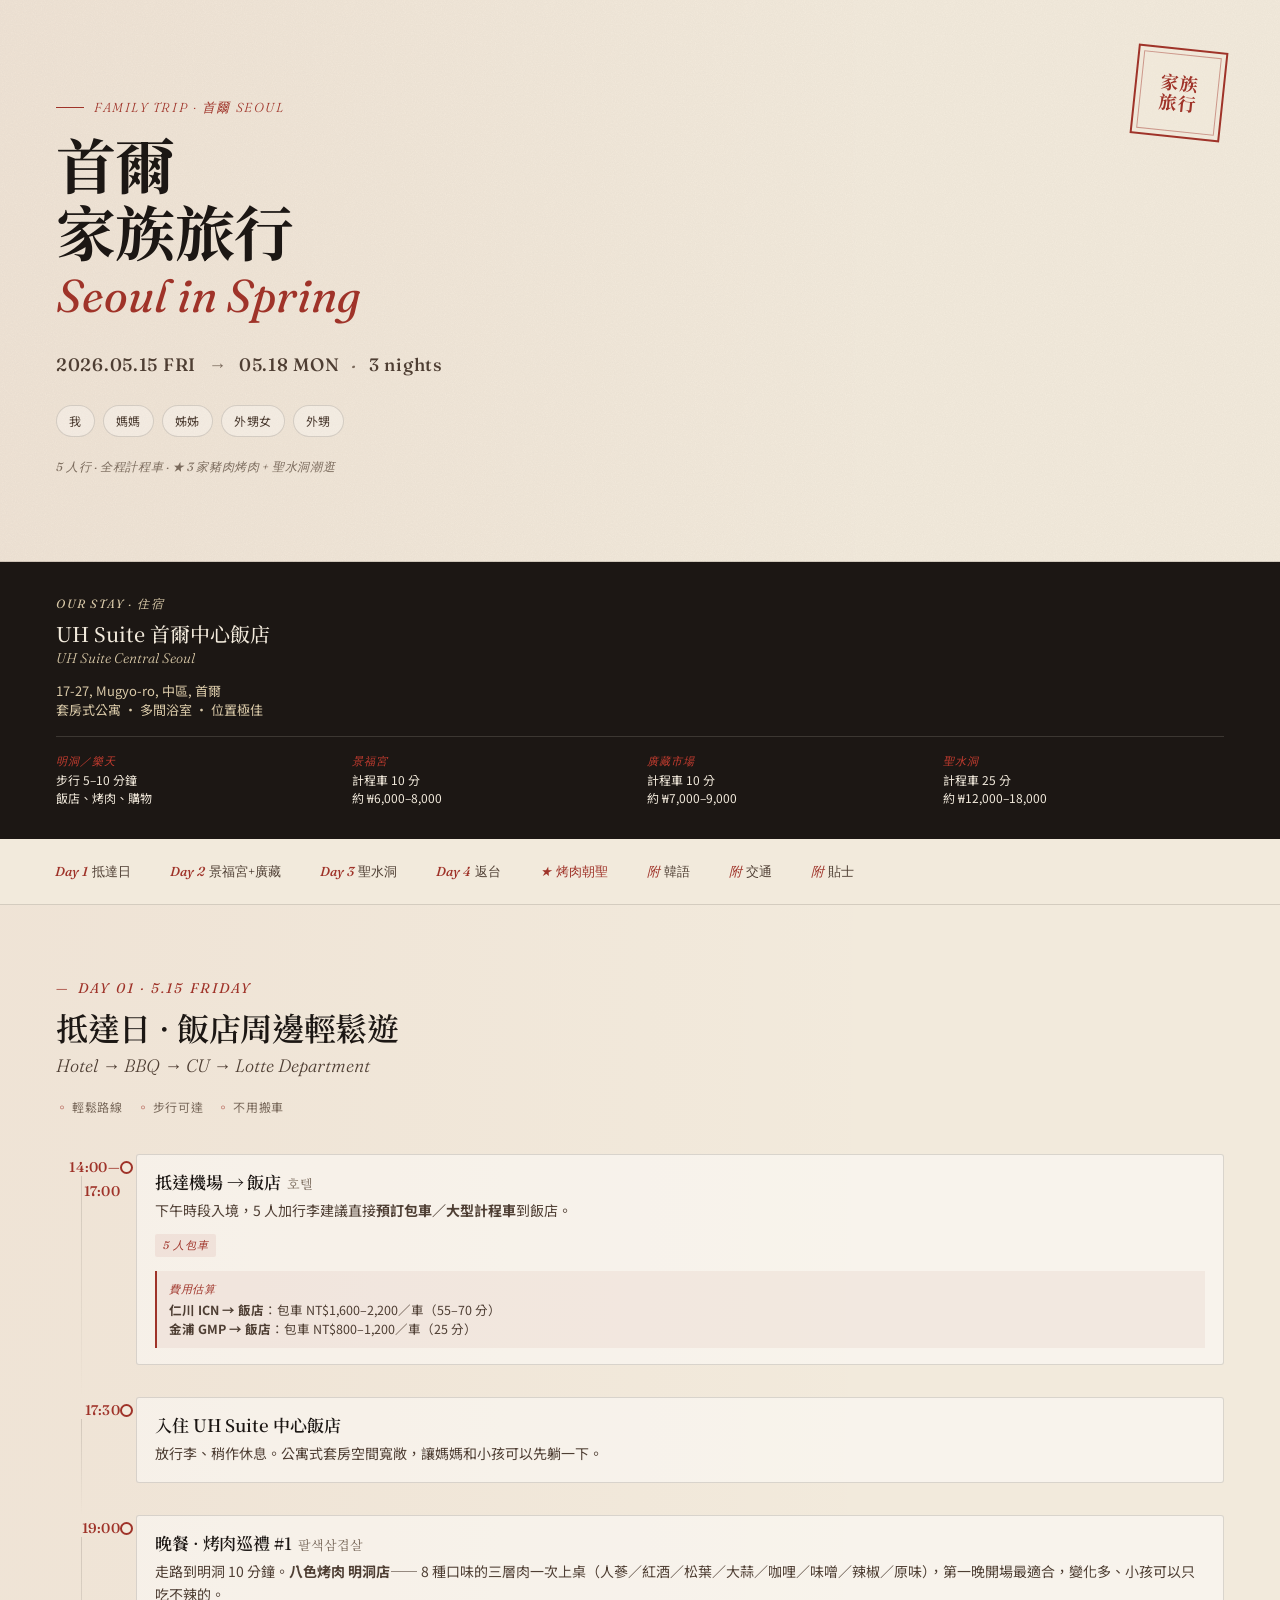
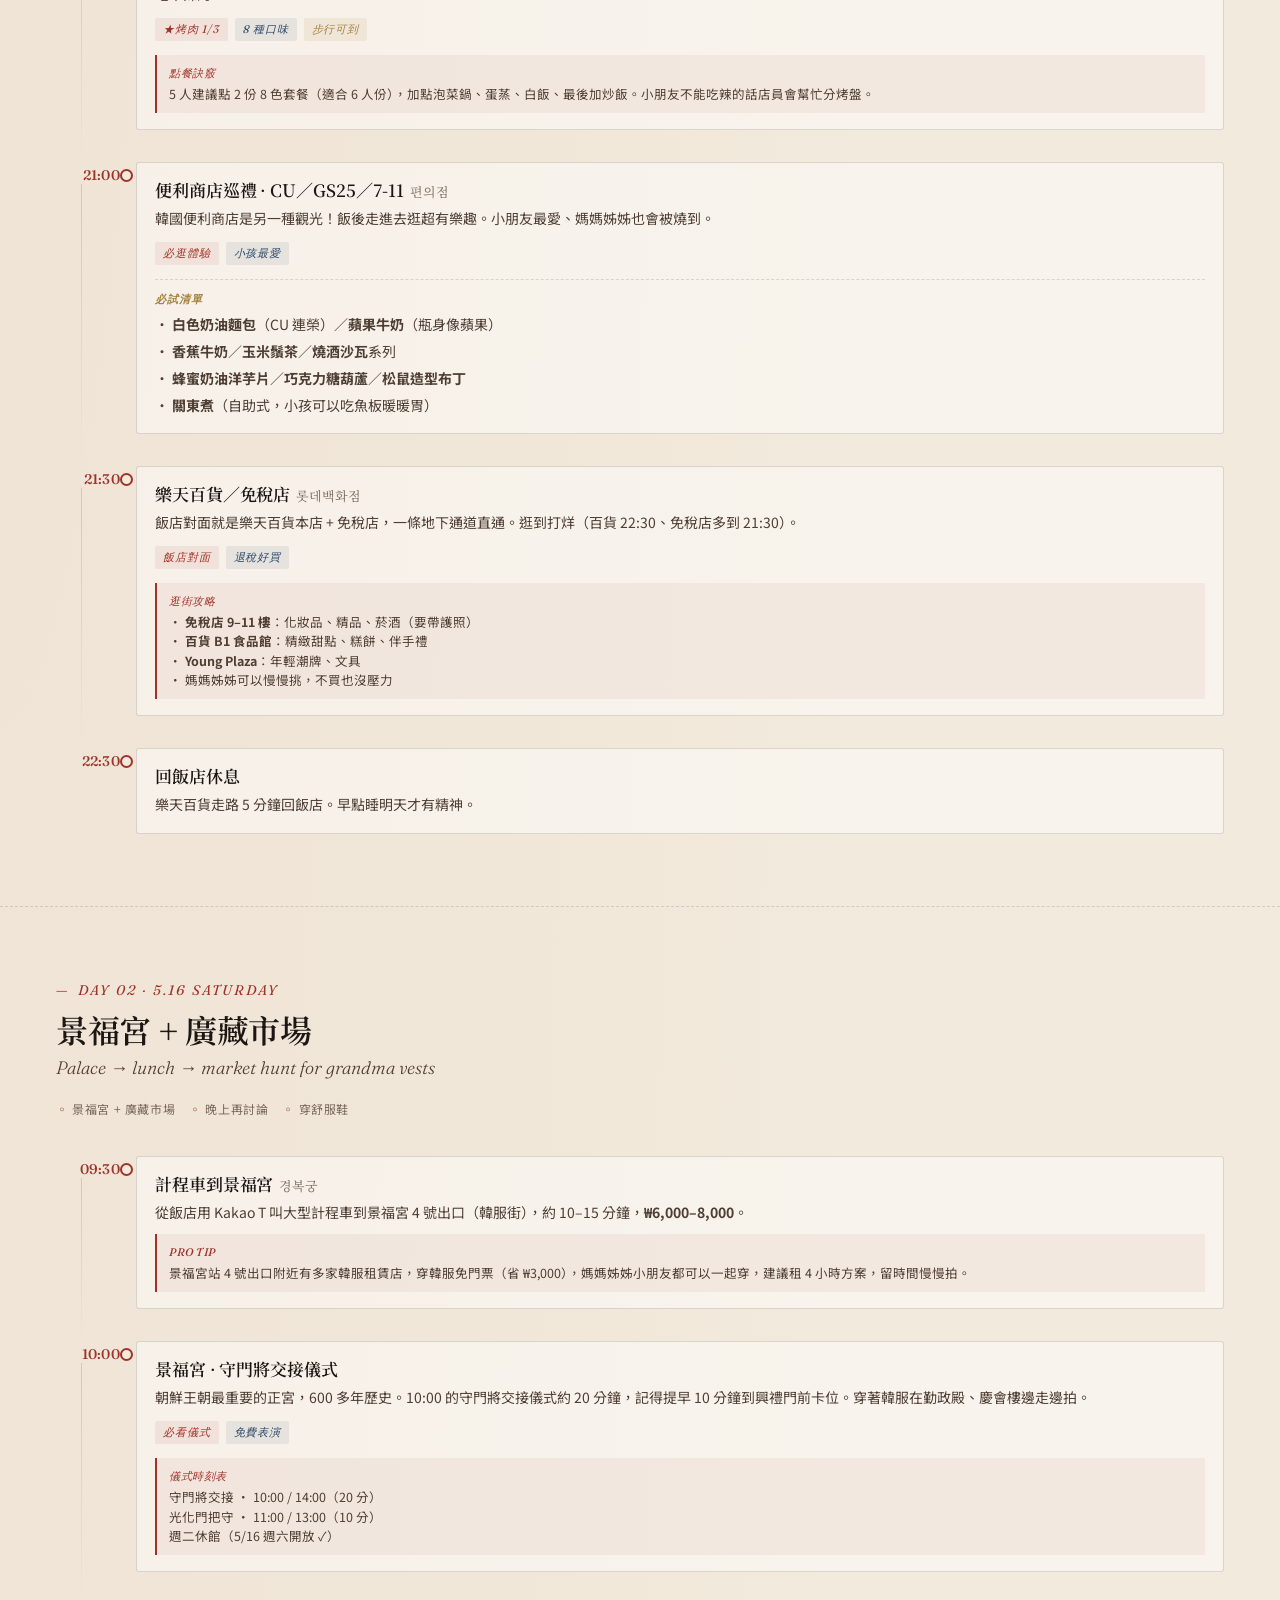
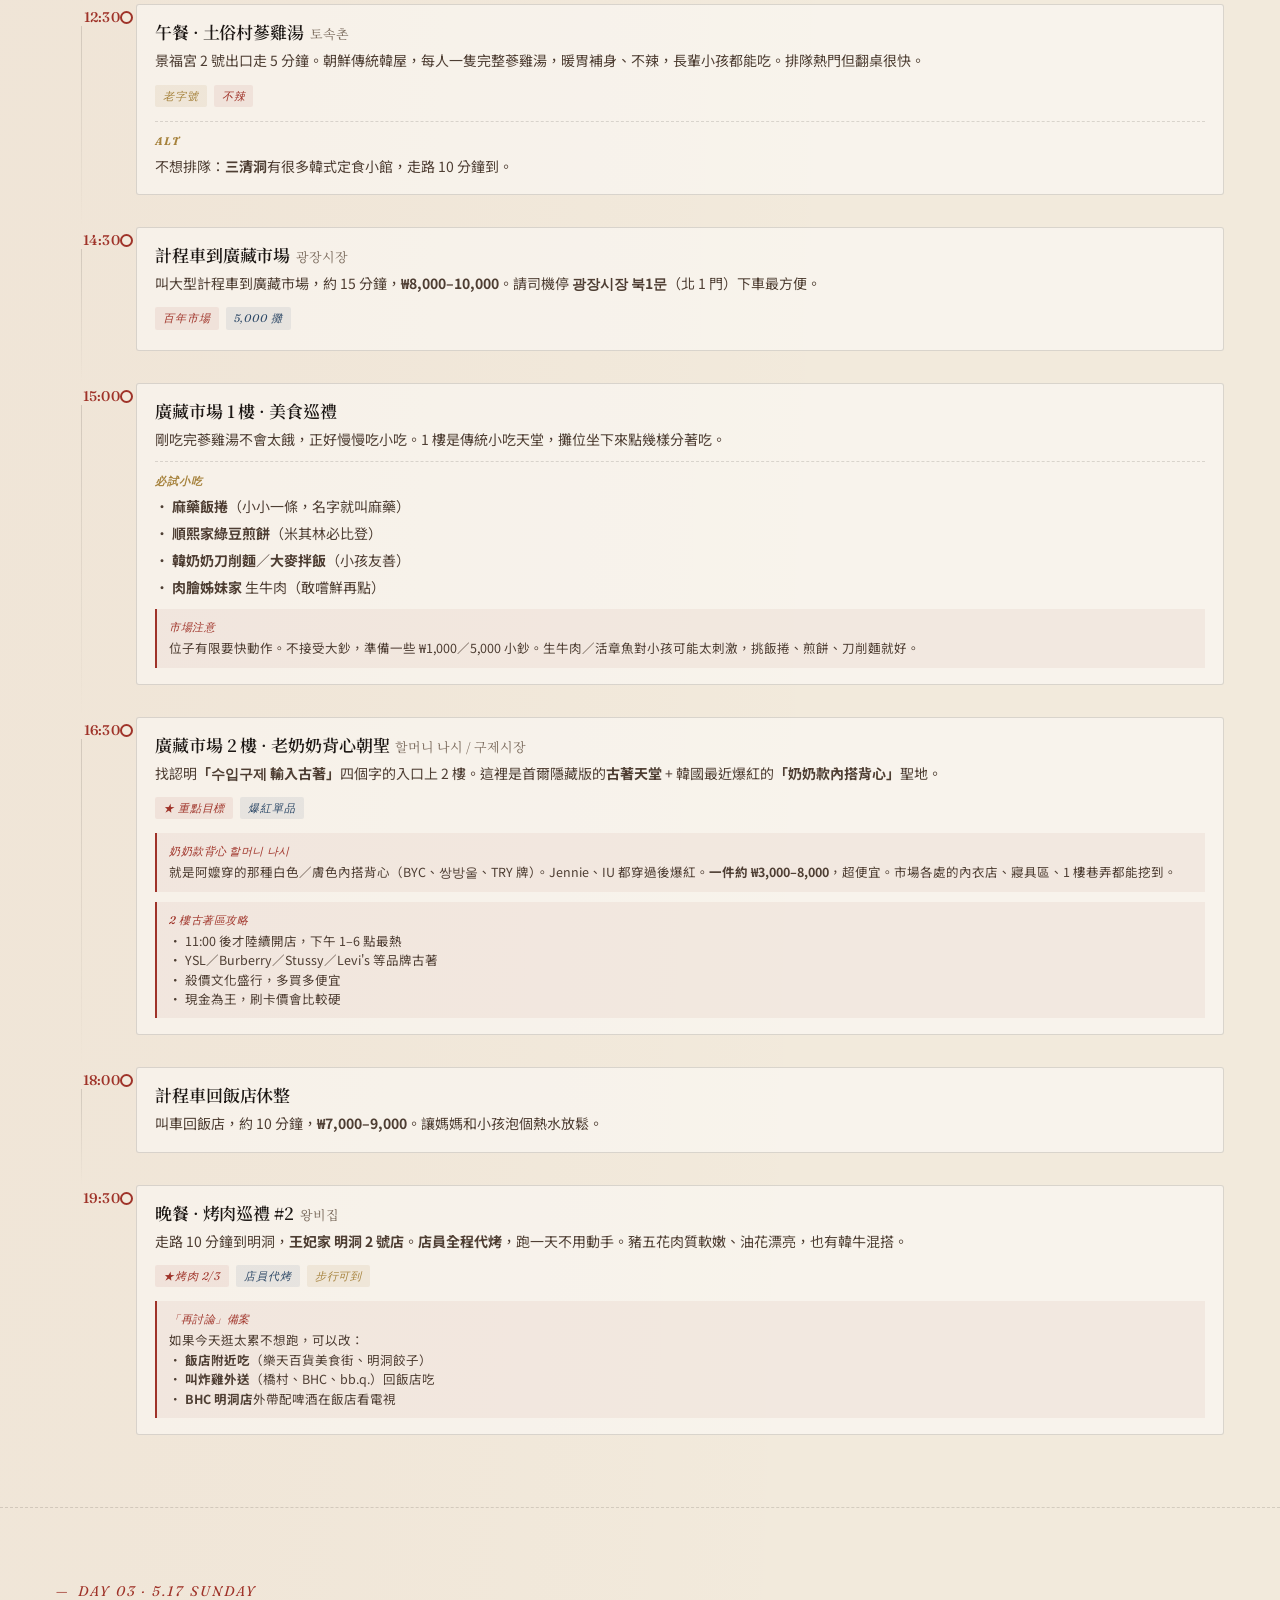
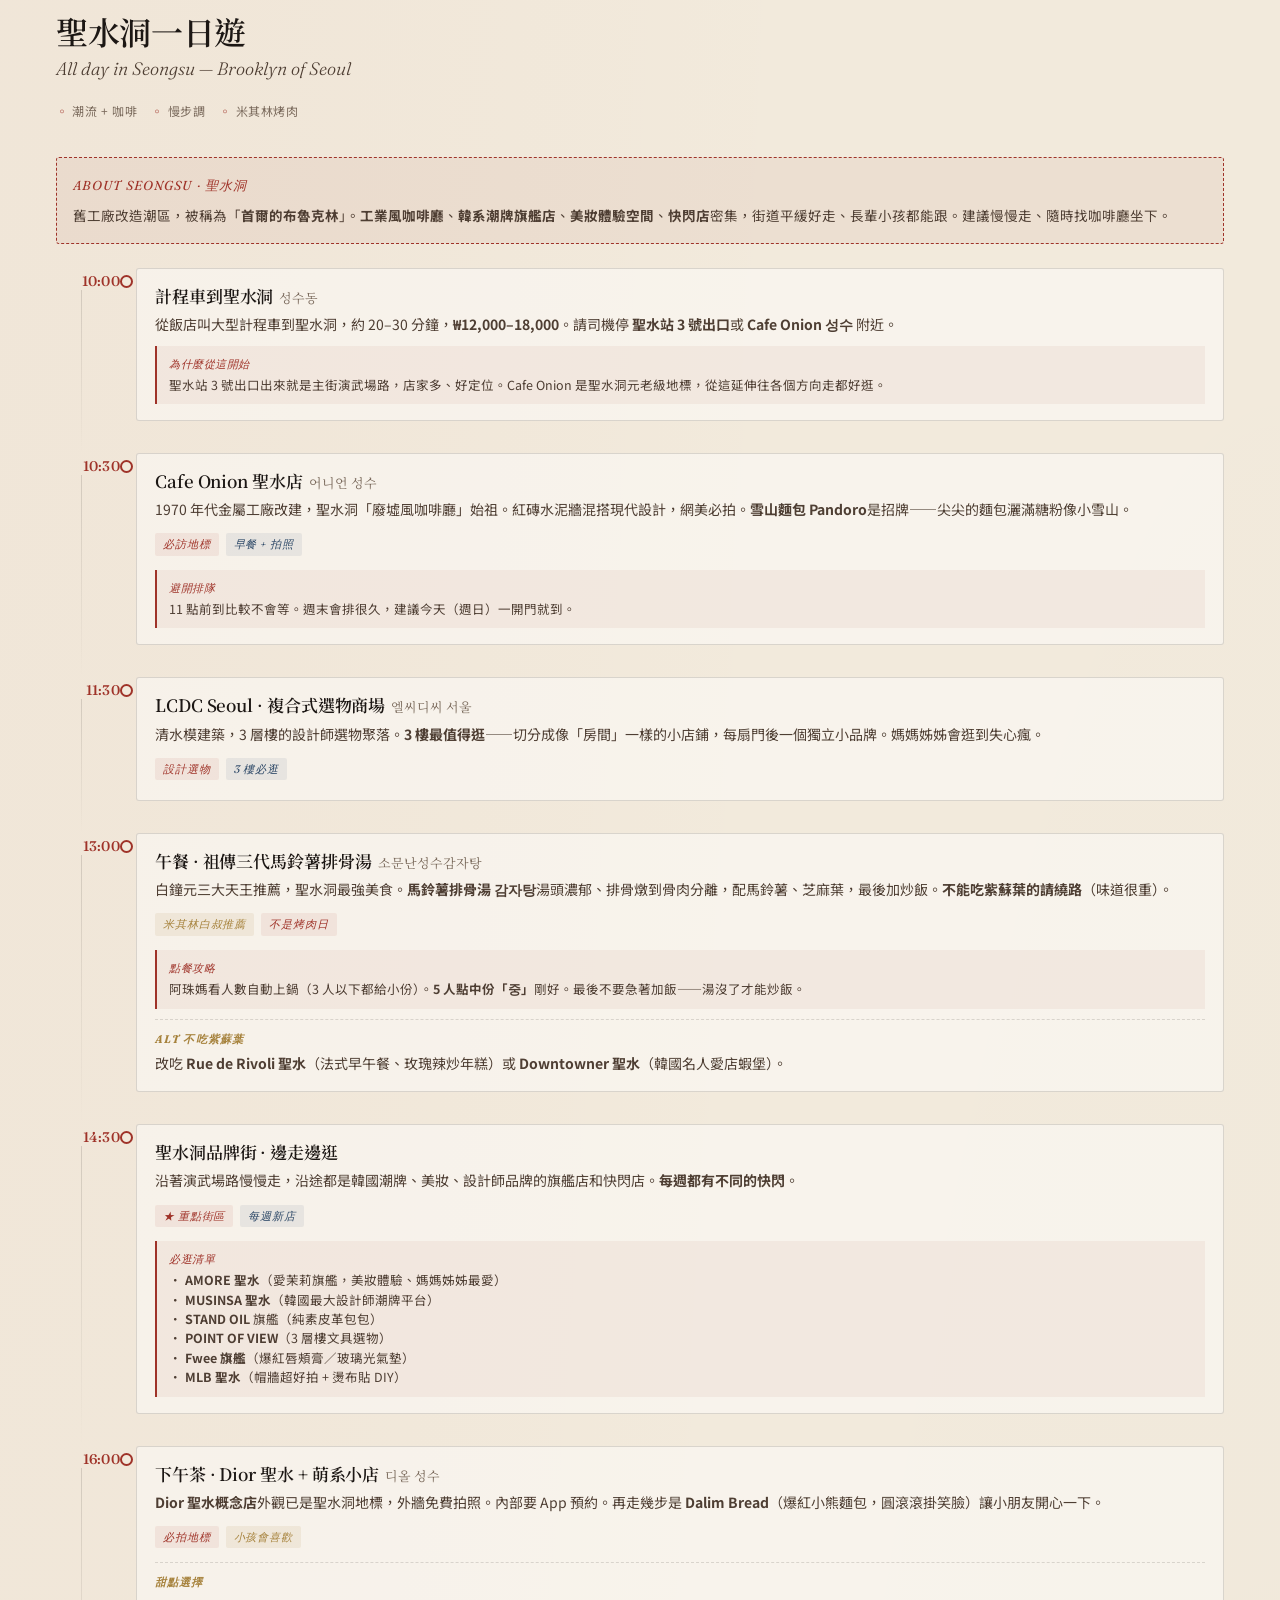
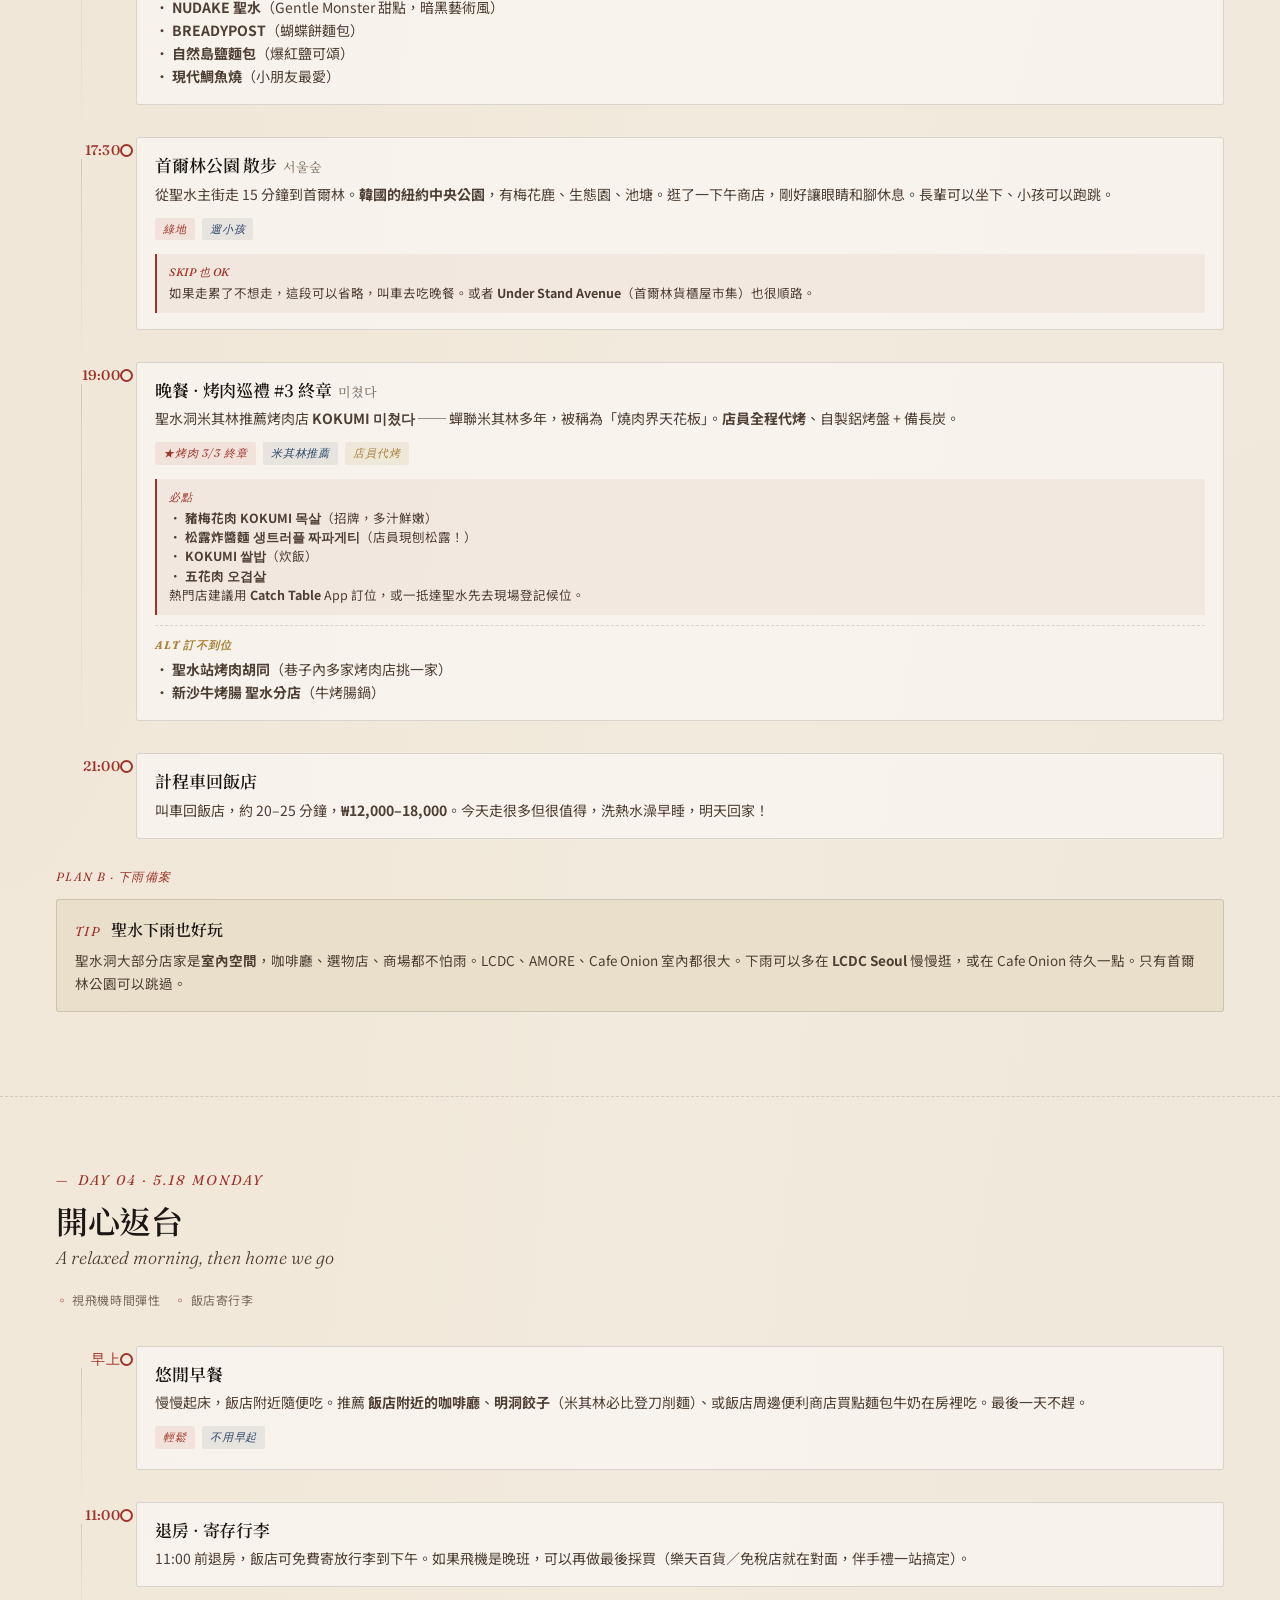
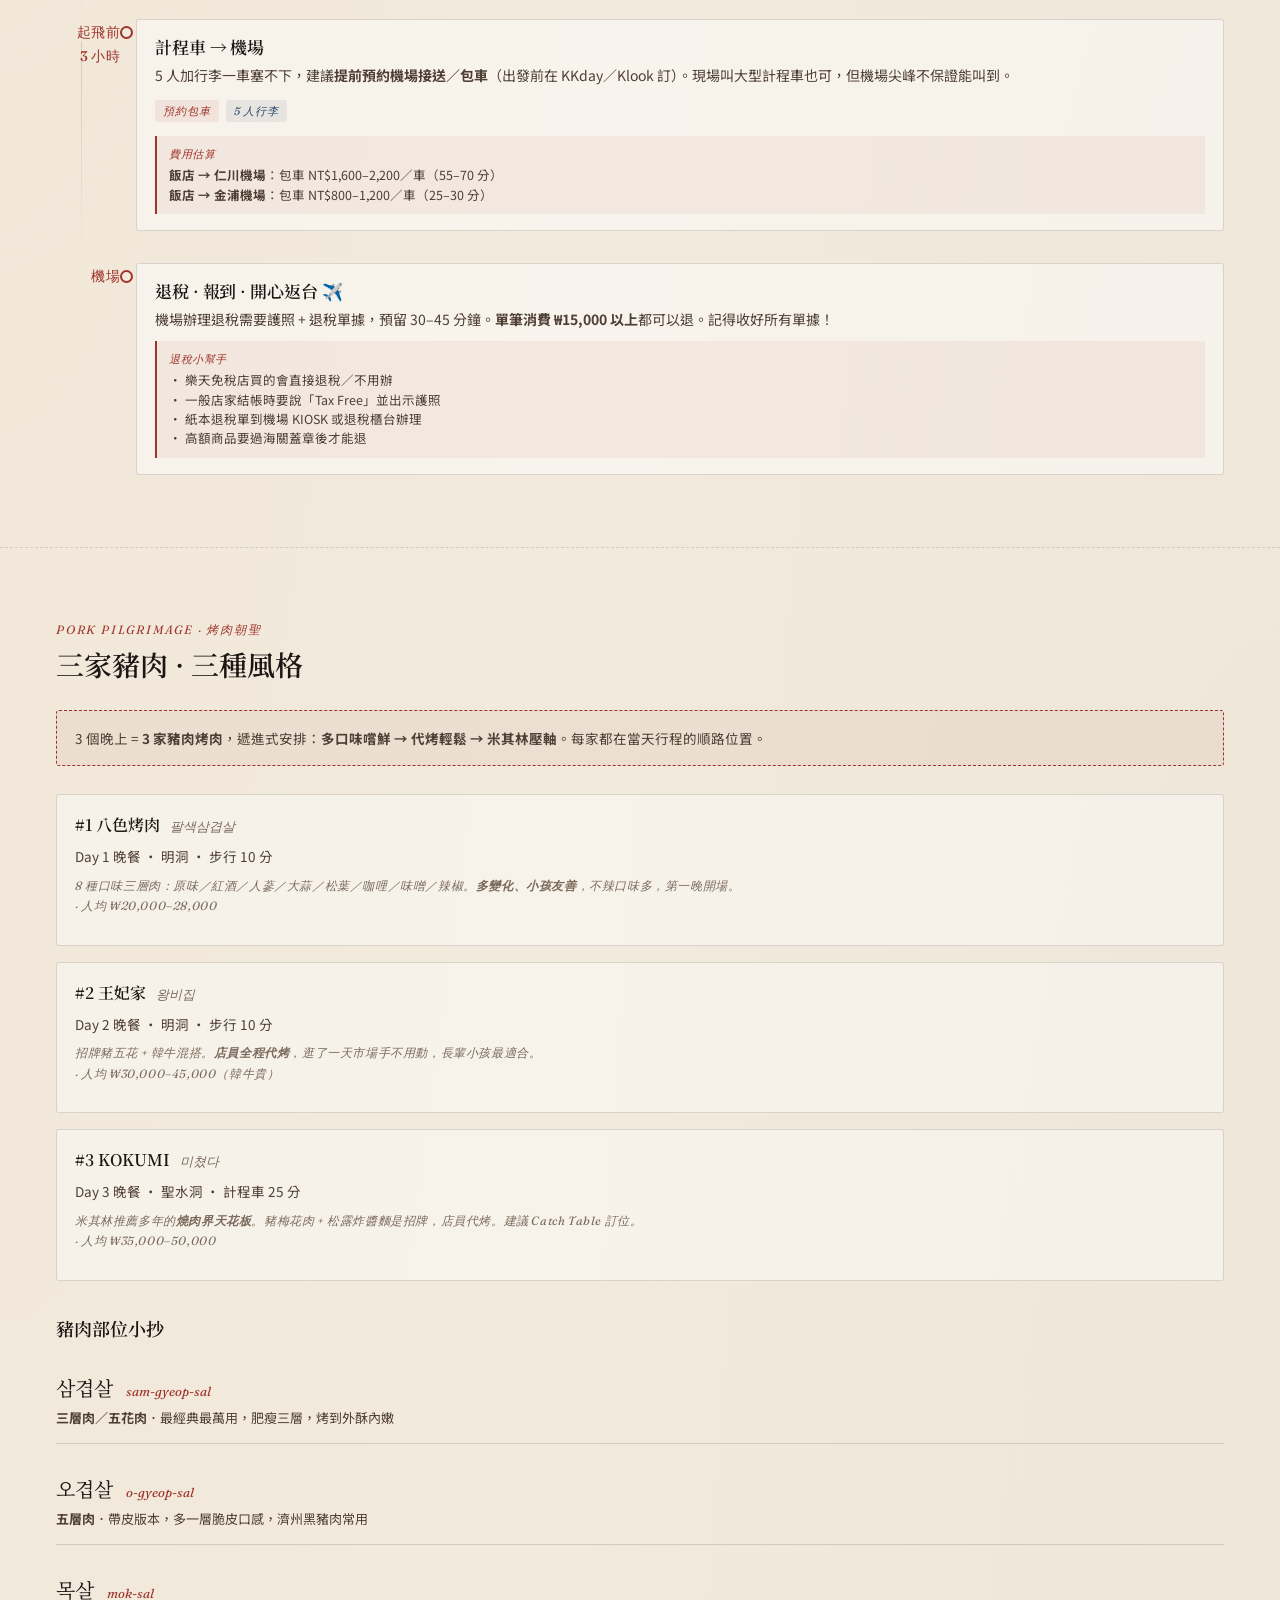
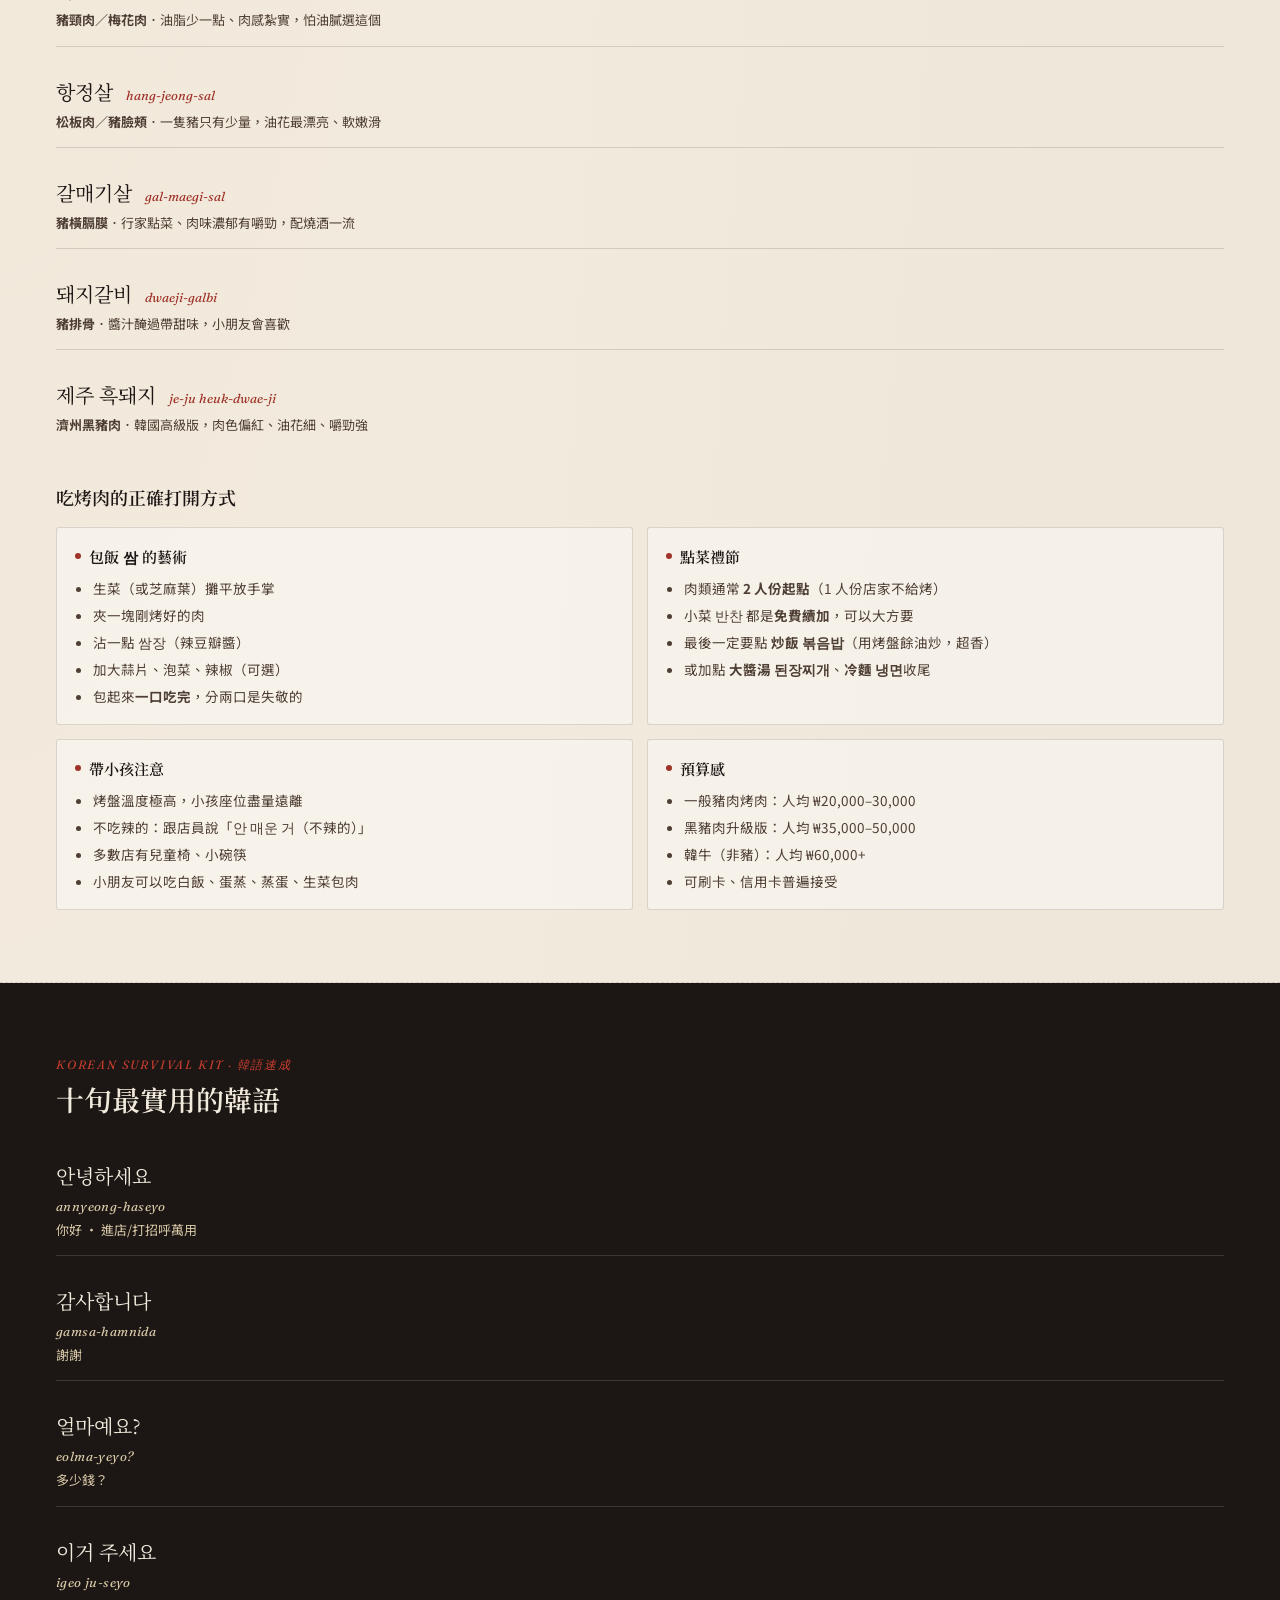
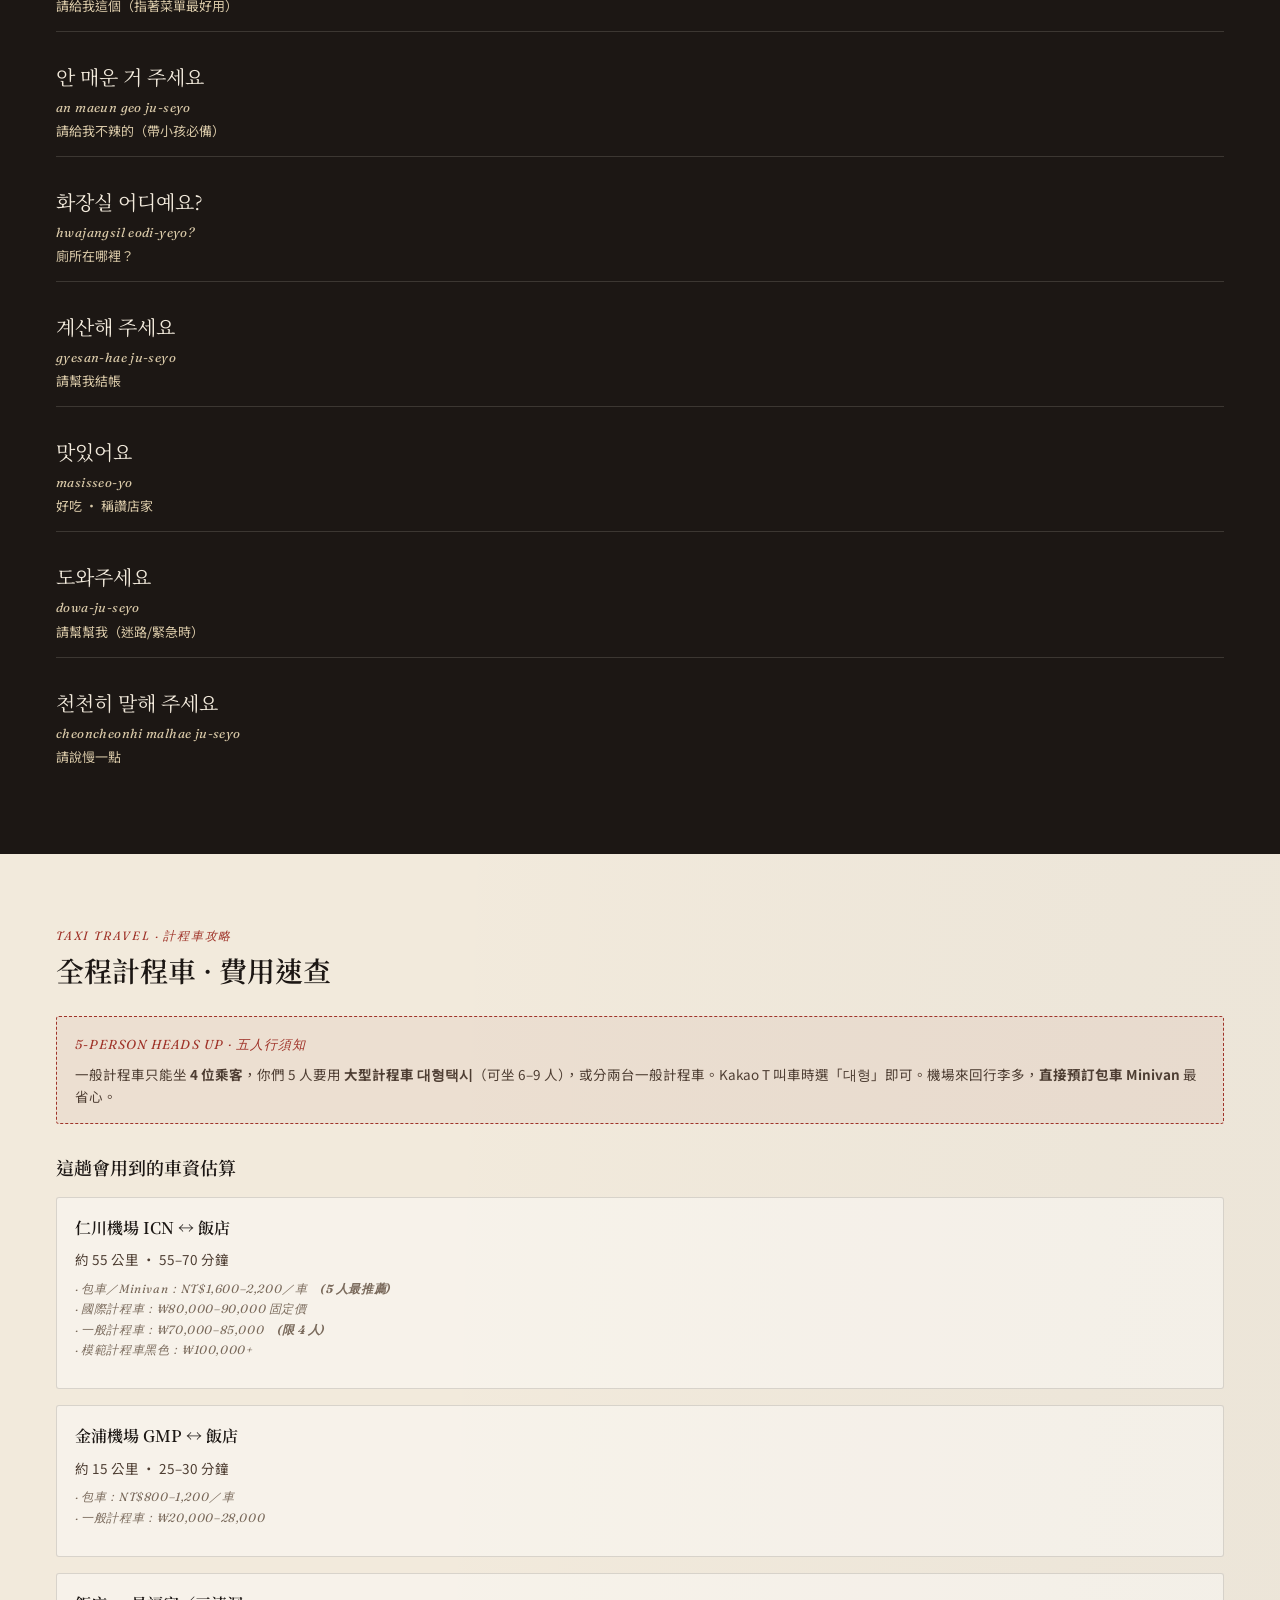
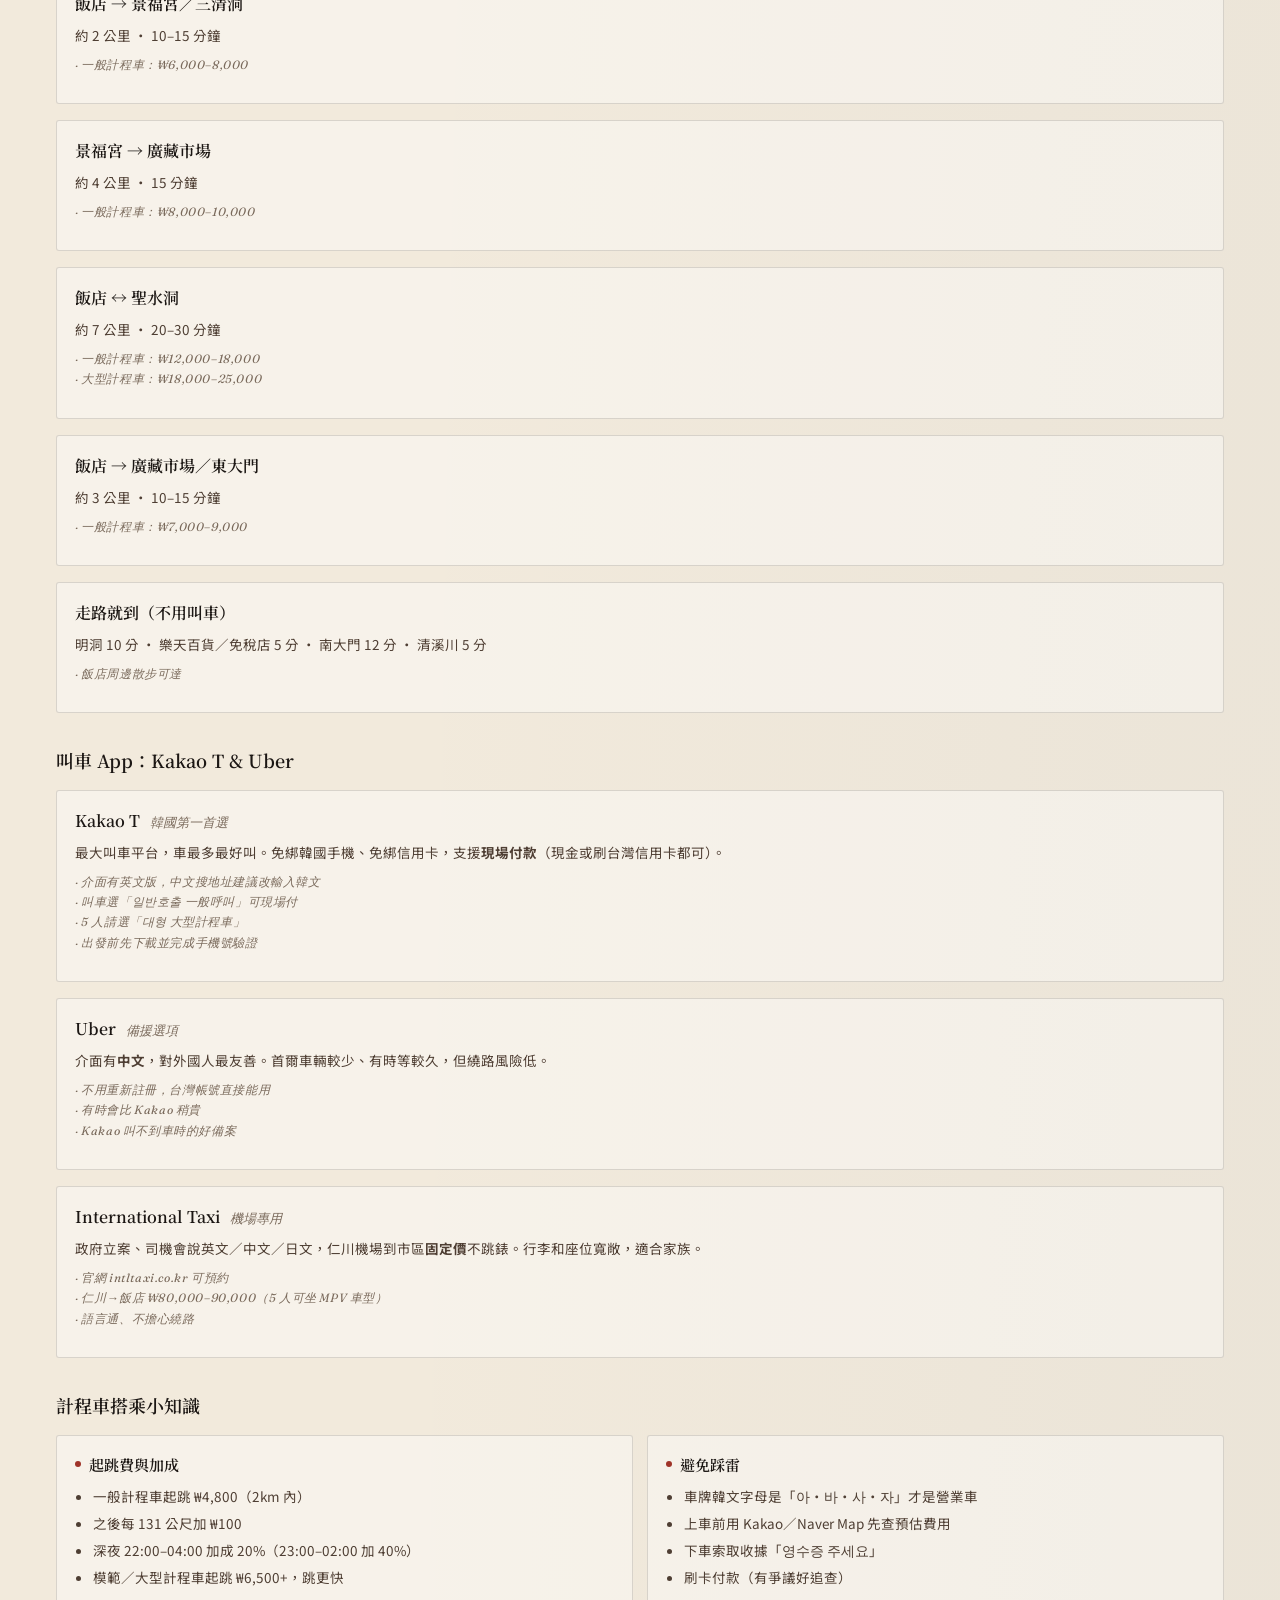
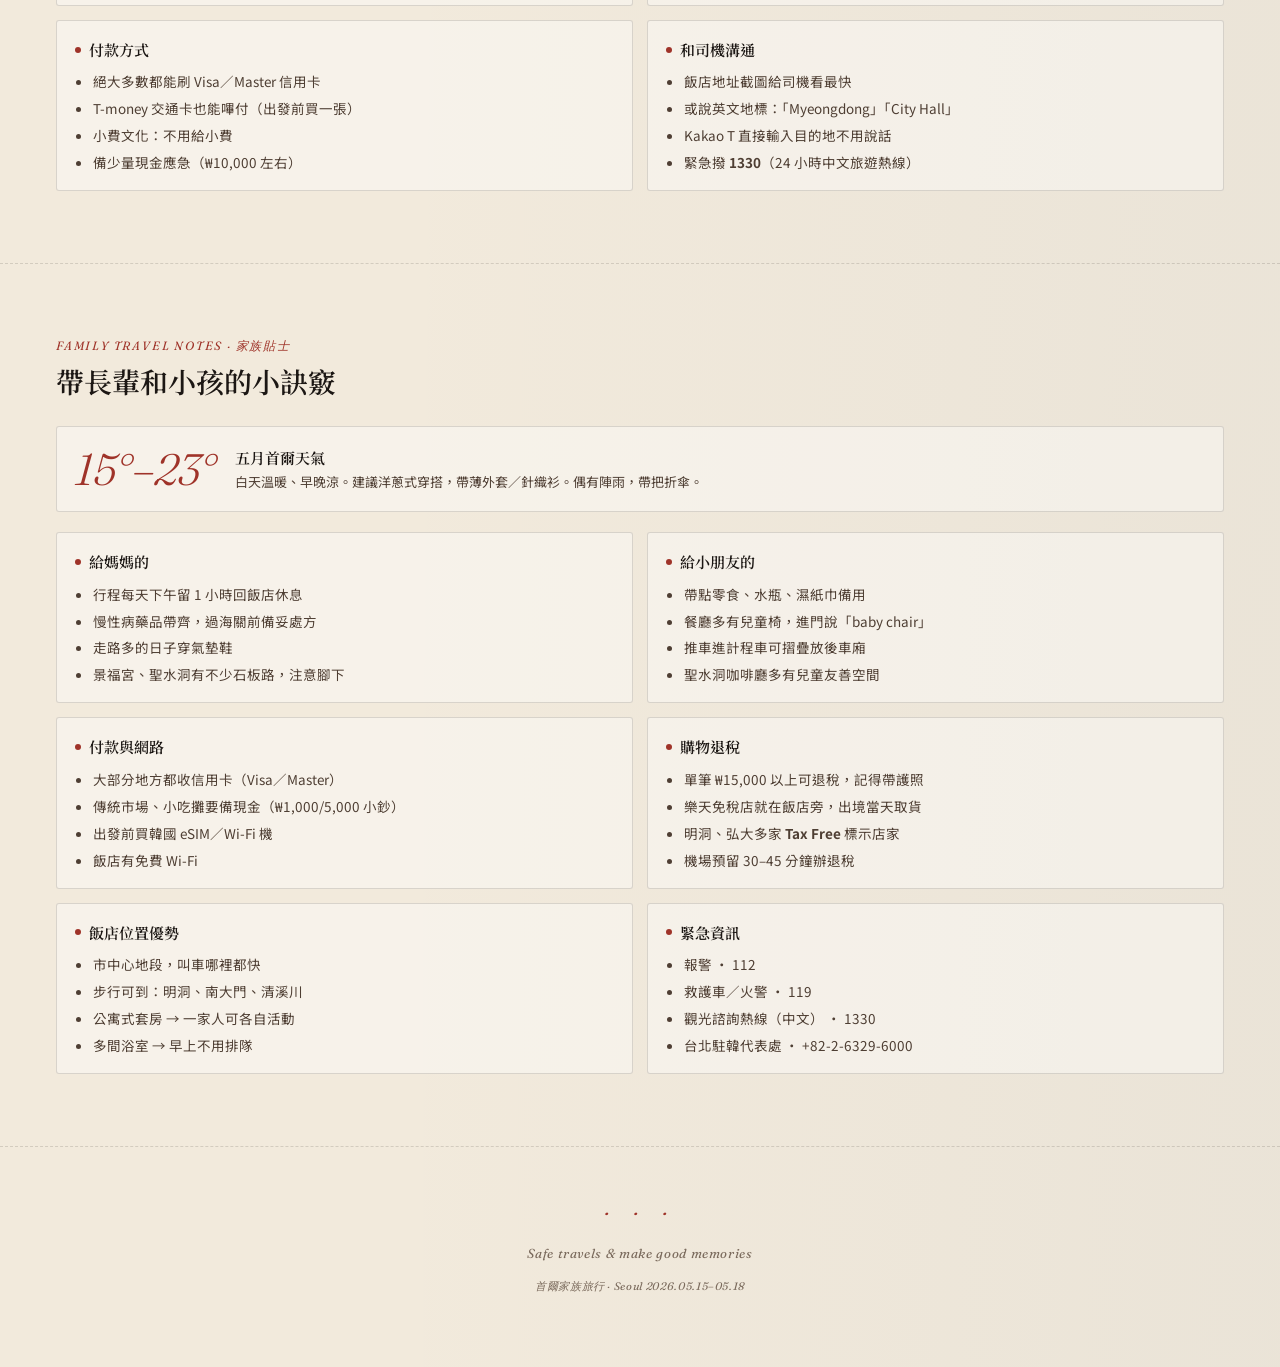
<file: seoul-trip.html>
<!DOCTYPE html>
<html lang="zh-Hant">
<head>
<meta charset="UTF-8">
<meta name="viewport" content="width=device-width, initial-scale=1.0">
<meta name="theme-color" content="#F2EADC">
<title>首爾家族旅行 · Seoul 2026</title>
<link rel="preconnect" href="https://fonts.googleapis.com">
<link rel="preconnect" href="https://fonts.gstatic.com" crossorigin>
<link href="https://fonts.googleapis.com/css2?family=Fraunces:ital,opsz,wght@0,9..144,300..900;1,9..144,300..900&family=Noto+Serif+TC:wght@300;400;500;600;700;900&family=Noto+Sans+TC:wght@300;400;500;700&family=Noto+Serif+KR:wght@400;700&display=swap" rel="stylesheet">
<style>
  :root{
    --paper:#F2EADC;
    --paper-warm:#EADFCB;
    --paper-dark:#D9C9A8;
    --ink:#1C1714;
    --ink-soft:#4E3E33;
    --ink-muted:#7A6A5C;
    --red:#9F3329;
    --red-bright:#C83D30;
    --navy:#2B4766;
    --gold:#A6823C;
    --line:rgba(28,23,20,0.14);
  }
  *{box-sizing:border-box;-webkit-tap-highlight-color:transparent;}
  html{scroll-behavior:smooth;}
  body{
    margin:0;
    background:var(--paper);
    color:var(--ink);
    font-family:"Noto Sans TC","Helvetica Neue",sans-serif;
    font-size:15px;
    line-height:1.7;
    font-weight:400;
    -webkit-font-smoothing:antialiased;
    background-image:
      radial-gradient(ellipse at top left, rgba(159,51,41,0.04), transparent 50%),
      radial-gradient(ellipse at bottom right, rgba(43,71,102,0.04), transparent 50%);
  }
  /* subtle paper grain */
  body::before{
    content:"";
    position:fixed;inset:0;
    background-image:url("data:image/svg+xml,%3Csvg xmlns='http://www.w3.org/2000/svg' width='200' height='200'%3E%3Cfilter id='n'%3E%3CfeTurbulence type='fractalNoise' baseFrequency='0.9' numOctaves='3'/%3E%3CfeColorMatrix values='0 0 0 0 0.11 0 0 0 0 0.09 0 0 0 0 0.08 0 0 0 0.07 0'/%3E%3C/filter%3E%3Crect width='100%25' height='100%25' filter='url(%23n)'/%3E%3C/svg%3E");
    pointer-events:none;
    z-index:1;
    mix-blend-mode:multiply;
    opacity:0.6;
  }
  .wrap{position:relative;z-index:2;}

  /* ============ HERO ============ */
  .hero{
    padding:72px 24px 56px;
    position:relative;
    overflow:hidden;
    border-bottom:1px solid var(--line);
  }
  .hero .kicker{
    font-family:"Fraunces",serif;
    font-style:italic;
    font-weight:300;
    font-size:13px;
    letter-spacing:0.12em;
    color:var(--red);
    text-transform:uppercase;
    margin:0 0 12px;
    display:flex;
    align-items:center;
    gap:10px;
  }
  .hero .kicker::before{
    content:"";
    width:28px;
    height:1px;
    background:var(--red);
    display:inline-block;
  }
  .hero h1{
    font-family:"Noto Serif TC",serif;
    font-weight:700;
    font-size:44px;
    line-height:1.12;
    margin:0 0 6px;
    letter-spacing:-0.01em;
  }
  .hero h1 em{
    font-family:"Fraunces",serif;
    font-style:italic;
    font-weight:400;
    color:var(--red);
    display:block;
    font-size:34px;
    margin-top:6px;
    letter-spacing:0;
  }
  .hero .dates{
    font-family:"Fraunces",serif;
    font-weight:500;
    font-size:18px;
    letter-spacing:0.04em;
    color:var(--ink-soft);
    margin:28px 0 20px;
    display:flex;
    align-items:center;
    gap:12px;
    flex-wrap:wrap;
  }
  .hero .dates .sep{color:var(--ink-muted);font-style:italic;}
  .family{
    display:flex;
    flex-wrap:wrap;
    gap:8px;
    margin-top:24px;
  }
  .family span{
    font-size:12px;
    letter-spacing:0.05em;
    padding:5px 12px;
    border:1px solid var(--line);
    border-radius:999px;
    background:rgba(255,255,255,0.3);
    color:var(--ink-soft);
  }
  .seal{
    position:absolute;
    top:32px;
    right:24px;
    width:74px;
    height:74px;
    border:2px solid var(--red);
    color:var(--red);
    transform:rotate(6deg);
    display:flex;
    align-items:center;
    justify-content:center;
    font-family:"Noto Serif TC",serif;
    font-weight:700;
    font-size:16px;
    line-height:1.1;
    text-align:center;
    letter-spacing:0.1em;
    background:rgba(242,234,220,0.4);
  }
  .seal::after{
    content:"";
    position:absolute;
    inset:4px;
    border:1px solid var(--red);
    opacity:0.45;
  }

  /* ============ HOTEL STRIP ============ */
  .hotel{
    padding:24px;
    background:var(--ink);
    color:var(--paper);
  }
  .hotel .label{
    font-family:"Fraunces",serif;
    font-style:italic;
    font-size:12px;
    letter-spacing:0.15em;
    color:var(--paper-dark);
    text-transform:uppercase;
    margin:0 0 6px;
  }
  .hotel h2{
    font-family:"Noto Serif TC",serif;
    font-size:20px;
    font-weight:500;
    margin:0 0 4px;
    line-height:1.3;
  }
  .hotel h2 em{
    font-family:"Fraunces",serif;
    font-style:italic;
    font-weight:300;
    color:var(--paper-dark);
    display:block;
    font-size:14px;
    margin-top:2px;
  }
  .hotel .addr{
    font-size:13px;
    color:var(--paper-dark);
    margin:14px 0 16px;
    line-height:1.5;
  }
  .hotel-points{
    display:grid;
    grid-template-columns:1fr 1fr;
    gap:14px;
    padding-top:16px;
    border-top:1px solid rgba(242,234,220,0.15);
  }
  .hotel-points div{
    font-size:12px;
    line-height:1.5;
  }
  .hotel-points strong{
    display:block;
    font-family:"Fraunces",serif;
    font-style:italic;
    font-weight:400;
    color:var(--red-bright);
    font-size:11px;
    letter-spacing:0.1em;
    text-transform:uppercase;
    margin-bottom:2px;
  }

  /* ============ NAV ============ */
  nav.days{
    position:sticky;
    top:0;
    background:var(--paper);
    border-bottom:1px solid var(--line);
    z-index:100;
    padding:14px 20px;
    overflow-x:auto;
    -webkit-overflow-scrolling:touch;
    white-space:nowrap;
    scrollbar-width:none;
  }
  nav.days::-webkit-scrollbar{display:none;}
  nav.days a{
    display:inline-block;
    padding:6px 14px;
    margin-right:6px;
    font-family:"Fraunces",serif;
    font-size:13px;
    font-weight:500;
    color:var(--ink-soft);
    text-decoration:none;
    border:1px solid transparent;
    border-radius:999px;
    transition:all 0.2s;
  }
  nav.days a:hover{
    border-color:var(--line);
    color:var(--ink);
  }
  nav.days a em{
    font-style:italic;
    color:var(--red);
    margin-right:4px;
  }

  /* ============ DAY SECTION ============ */
  .day{
    padding:56px 24px 40px;
    border-bottom:1px dashed var(--line);
    scroll-margin-top:64px;
  }
  .day-head{
    margin-bottom:36px;
    position:relative;
  }
  .day-num{
    font-family:"Fraunces",serif;
    font-style:italic;
    font-size:14px;
    letter-spacing:0.15em;
    color:var(--red);
    text-transform:uppercase;
    margin:0 0 8px;
  }
  .day-num::before{
    content:"— ";
    margin-right:4px;
  }
  .day-title{
    font-family:"Noto Serif TC",serif;
    font-size:32px;
    font-weight:600;
    line-height:1.2;
    margin:0 0 4px;
    letter-spacing:-0.01em;
  }
  .day-sub{
    font-family:"Fraunces",serif;
    font-style:italic;
    font-weight:300;
    font-size:18px;
    color:var(--ink-soft);
    margin:0;
  }
  .day-meta{
    margin-top:16px;
    font-size:12px;
    letter-spacing:0.05em;
    color:var(--ink-muted);
    display:flex;
    gap:14px;
    flex-wrap:wrap;
  }
  .day-meta span::before{
    content:"◦ ";
    color:var(--red);
  }

  /* ============ TIMELINE ============ */
  .timeline{
    position:relative;
    padding-left:0;
    margin:0;
    list-style:none;
  }
  .block{
    position:relative;
    padding:0 0 32px 0;
    display:grid;
    grid-template-columns:64px 1fr;
    gap:16px;
  }
  .block:last-child{padding-bottom:0;}
  .block::before{
    content:"";
    position:absolute;
    left:25px;
    top:22px;
    bottom:0;
    width:1px;
    background:linear-gradient(to bottom, var(--line), transparent);
  }
  .block:last-child::before{display:none;}
  .time{
    font-family:"Fraunces",serif;
    font-weight:500;
    font-size:14px;
    color:var(--red);
    text-align:right;
    padding-top:2px;
    letter-spacing:0.02em;
    position:relative;
  }
  .time::after{
    content:"";
    position:absolute;
    right:-13px;
    top:7px;
    width:9px;
    height:9px;
    background:var(--paper);
    border:2px solid var(--red);
    border-radius:50%;
    z-index:2;
  }
  .card{
    background:rgba(255,255,255,0.45);
    border:1px solid var(--line);
    border-radius:3px;
    padding:16px 18px;
    position:relative;
  }
  .card h3{
    font-family:"Noto Serif TC",serif;
    font-size:17px;
    font-weight:600;
    margin:0 0 6px;
    line-height:1.3;
    letter-spacing:-0.005em;
  }
  .card h3 .ko{
    font-family:"Noto Serif KR",serif;
    font-weight:400;
    color:var(--ink-muted);
    font-size:13px;
    margin-left:6px;
    letter-spacing:0;
  }
  .card p{
    margin:0 0 8px;
    font-size:14px;
    color:var(--ink-soft);
    line-height:1.65;
  }
  .card p:last-child{margin-bottom:0;}
  .tag{
    display:inline-block;
    font-family:"Fraunces",serif;
    font-style:italic;
    font-size:11px;
    color:var(--red);
    letter-spacing:0.08em;
    background:rgba(159,51,41,0.08);
    padding:2px 8px;
    border-radius:2px;
    margin-right:4px;
    margin-bottom:4px;
  }
  .tag.navy{color:var(--navy);background:rgba(43,71,102,0.08);}
  .tag.gold{color:var(--gold);background:rgba(166,130,60,0.1);}
  .tip{
    margin-top:10px;
    padding:10px 12px;
    background:rgba(159,51,41,0.06);
    border-left:2px solid var(--red);
    font-size:12.5px;
    line-height:1.55;
    color:var(--ink-soft);
  }
  .tip strong{
    font-family:"Fraunces",serif;
    font-style:italic;
    font-weight:500;
    color:var(--red);
    letter-spacing:0.05em;
    font-size:11px;
    text-transform:uppercase;
    display:block;
    margin-bottom:2px;
  }
  .food{
    margin-top:10px;
    padding-top:10px;
    border-top:1px dashed var(--line);
    font-size:13px;
  }
  .food strong{
    font-family:"Fraunces",serif;
    font-style:italic;
    color:var(--gold);
    font-size:11px;
    letter-spacing:0.1em;
    text-transform:uppercase;
    display:block;
    margin-bottom:4px;
  }

  /* ============ OPTION ============ */
  .option{
    background:var(--paper-warm);
    border:1px solid var(--line);
    border-radius:3px;
    padding:16px 18px;
    margin-bottom:12px;
  }
  .option .opt-head{
    display:flex;
    align-items:baseline;
    gap:10px;
    margin-bottom:6px;
  }
  .option .opt-num{
    font-family:"Fraunces",serif;
    font-style:italic;
    font-size:13px;
    color:var(--red);
    letter-spacing:0.1em;
    text-transform:uppercase;
  }
  .option h4{
    font-family:"Noto Serif TC",serif;
    font-size:16px;
    font-weight:600;
    margin:0;
  }
  .option p{font-size:13.5px;margin:4px 0 0;color:var(--ink-soft);}

  /* ============ REFERENCE SECTIONS ============ */
  .ref{
    padding:56px 24px;
    border-bottom:1px dashed var(--line);
  }
  .ref.dark{
    background:var(--ink);
    color:var(--paper);
    border-bottom:none;
  }
  .ref-head{margin-bottom:28px;}
  .ref-kicker{
    font-family:"Fraunces",serif;
    font-style:italic;
    font-size:12px;
    letter-spacing:0.15em;
    text-transform:uppercase;
    color:var(--red);
    margin:0 0 8px;
  }
  .ref.dark .ref-kicker{color:var(--red-bright);}
  .ref h2{
    font-family:"Noto Serif TC",serif;
    font-size:28px;
    font-weight:600;
    margin:0;
    line-height:1.2;
  }

  /* Korean phrases */
  .phrases{display:flex;flex-direction:column;gap:14px;}
  .phrase{
    padding:14px 0;
    border-bottom:1px solid rgba(242,234,220,0.15);
  }
  .phrase:last-child{border-bottom:none;}
  .phrase .ko{
    font-family:"Noto Serif KR",serif;
    font-size:20px;
    font-weight:400;
    margin:0 0 2px;
    color:var(--paper);
  }
  .phrase .romanize{
    font-family:"Fraunces",serif;
    font-style:italic;
    font-size:13px;
    color:var(--paper-dark);
    margin:0 0 2px;
    letter-spacing:0.03em;
  }
  .phrase .zh{
    font-size:13px;
    color:var(--paper-dark);
    margin:0;
  }

  /* Transport */
  .transport{display:grid;gap:16px;}
  .transport-card{
    background:rgba(255,255,255,0.4);
    border:1px solid var(--line);
    padding:16px 18px;
    border-radius:3px;
  }
  .transport-card h3{
    font-family:"Noto Serif TC",serif;
    font-size:16px;
    font-weight:600;
    margin:0 0 4px;
  }
  .transport-card h3 em{
    font-family:"Fraunces",serif;
    font-style:italic;
    font-weight:300;
    color:var(--ink-muted);
    font-size:13px;
    margin-left:6px;
  }
  .transport-card .route{
    font-size:13.5px;
    color:var(--ink-soft);
    line-height:1.6;
    margin:8px 0 0;
  }
  .transport-card .route span.arrow{color:var(--red);margin:0 4px;}
  .transport-card .meta{
    margin-top:8px;
    font-family:"Fraunces",serif;
    font-style:italic;
    font-size:12px;
    color:var(--ink-muted);
    letter-spacing:0.05em;
  }

  /* Tips */
  .tips-grid{display:grid;gap:14px;}
  .tip-box{
    padding:16px 18px;
    background:rgba(255,255,255,0.4);
    border:1px solid var(--line);
    border-radius:3px;
  }
  .tip-box h3{
    font-family:"Noto Serif TC",serif;
    font-size:15px;
    font-weight:600;
    margin:0 0 8px;
    display:flex;
    align-items:center;
    gap:8px;
  }
  .tip-box h3::before{
    content:"";
    width:6px;
    height:6px;
    background:var(--red);
    border-radius:50%;
    display:inline-block;
  }
  .tip-box ul{
    margin:0;
    padding-left:18px;
    font-size:13.5px;
    color:var(--ink-soft);
    line-height:1.7;
  }
  .tip-box ul li{margin-bottom:4px;}
  .tip-box ul li:last-child{margin-bottom:0;}

  /* Weather */
  .weather{
    display:flex;
    align-items:center;
    gap:18px;
    padding:20px 18px;
    background:rgba(255,255,255,0.4);
    border:1px solid var(--line);
    border-radius:3px;
    margin-bottom:20px;
  }
  .weather .temp{
    font-family:"Fraunces",serif;
    font-style:italic;
    font-weight:300;
    font-size:44px;
    line-height:1;
    color:var(--red);
  }
  .weather .wdesc{font-size:13px;color:var(--ink-soft);line-height:1.5;}
  .weather .wdesc strong{
    display:block;
    font-family:"Noto Serif TC",serif;
    font-size:15px;
    font-weight:600;
    color:var(--ink);
    margin-bottom:2px;
  }

  /* Footer */
  footer{
    padding:48px 24px 60px;
    text-align:center;
    font-family:"Fraunces",serif;
    font-style:italic;
    font-size:13px;
    color:var(--ink-muted);
    letter-spacing:0.05em;
  }
  footer .ornament{
    font-size:20px;
    color:var(--red);
    margin-bottom:12px;
    letter-spacing:0.5em;
  }

  /* Subtle hover on cards */
  @media (hover:hover){
    .card:hover, .option:hover, .transport-card:hover{
      background:rgba(255,255,255,0.7);
    }
  }

  /* Desktop tweaks */
  @media (min-width:680px){
    .hero{padding:96px 56px 72px;}
    .hero h1{font-size:60px;}
    .hero h1 em{font-size:46px;}
    .seal{top:48px;right:56px;width:90px;height:90px;font-size:18px;}
    .hotel{padding:32px 56px;}
    nav.days{padding:14px 40px;}
    .day, .ref{padding:72px 56px;}
    .hotel-points{grid-template-columns:repeat(4,1fr);}
    .tips-grid{grid-template-columns:1fr 1fr;}
  }
</style>
</head>
<body>
<div class="wrap">

<!-- ================= HERO ================= -->
<section class="hero">
  <div class="seal">家族<br>旅行</div>
  <p class="kicker">Family Trip · 首爾 Seoul</p>
  <h1>首爾<br>家族旅行<em>Seoul in Spring</em></h1>
  <p class="dates">
    <span>2026.05.15 FRI</span>
    <span class="sep">→</span>
    <span>05.18 MON</span>
    <span class="sep">·</span>
    <span>3 nights</span>
  </p>
  <div class="family">
    <span>我</span>
    <span>媽媽</span>
    <span>姊姊</span>
    <span>外甥女</span>
    <span>外甥</span>
  </div>
  <p style="margin-top:20px;font-family:'Fraunces',serif;font-style:italic;font-size:12px;color:var(--ink-muted);letter-spacing:0.05em;">5 人行 · 全程計程車 · ★ 3 家豬肉烤肉 + 聖水洞潮逛</p>
</section>

<!-- ================= HOTEL ================= -->
<section class="hotel">
  <p class="label">Our Stay · 住宿</p>
  <h2>UH Suite 首爾中心飯店<em>UH Suite Central Seoul</em></h2>
  <p class="addr">17-27, Mugyo-ro, 中區, 首爾<br>套房式公寓 · 多間浴室 · 位置極佳</p>
  <div class="hotel-points">
    <div><strong>明洞／樂天</strong>步行 5–10 分鐘<br>飯店、烤肉、購物</div>
    <div><strong>景福宮</strong>計程車 10 分<br>約 ₩6,000–8,000</div>
    <div><strong>廣藏市場</strong>計程車 10 分<br>約 ₩7,000–9,000</div>
    <div><strong>聖水洞</strong>計程車 25 分<br>約 ₩12,000–18,000</div>
  </div>
</section>

<!-- ================= NAV ================= -->
<nav class="days">
  <a href="#day1"><em>Day 1</em>抵達日</a>
  <a href="#day2"><em>Day 2</em>景福宮+廣藏</a>
  <a href="#day3"><em>Day 3</em>聖水洞</a>
  <a href="#day4"><em>Day 4</em>返台</a>
  <a href="#bbq" style="color:var(--red);"><em>★</em>烤肉朝聖</a>
  <a href="#phrases"><em>附</em>韓語</a>
  <a href="#transport"><em>附</em>交通</a>
  <a href="#tips"><em>附</em>貼士</a>
</nav>

<!-- ================= DAY 1 ================= -->
<section class="day" id="day1">
  <div class="day-head">
    <p class="day-num">Day 01 · 5.15 Friday</p>
    <h2 class="day-title">抵達日 · 飯店周邊輕鬆遊</h2>
    <p class="day-sub">Hotel → BBQ → CU → Lotte Department</p>
    <div class="day-meta">
      <span>輕鬆路線</span>
      <span>步行可達</span>
      <span>不用搬車</span>
    </div>
  </div>

  <ul class="timeline">
    <li class="block">
      <div class="time">14:00—<br>17:00</div>
      <div class="card">
        <h3>抵達機場 → 飯店<span class="ko">호텔</span></h3>
        <p>下午時段入境，5 人加行李建議直接<b>預訂包車／大型計程車</b>到飯店。</p>
        <span class="tag">5 人包車</span>
        <div class="tip">
          <strong>費用估算</strong>
          <b>仁川 ICN → 飯店</b>：包車 NT$1,600–2,200／車（55–70 分）<br>
          <b>金浦 GMP → 飯店</b>：包車 NT$800–1,200／車（25 分）
        </div>
      </div>
    </li>

    <li class="block">
      <div class="time">17:30</div>
      <div class="card">
        <h3>入住 UH Suite 中心飯店</h3>
        <p>放行李、稍作休息。公寓式套房空間寬敞，讓媽媽和小孩可以先躺一下。</p>
      </div>
    </li>

    <li class="block">
      <div class="time">19:00</div>
      <div class="card">
        <h3>晚餐 · 烤肉巡禮 #1<span class="ko">팔색삼겹살</span></h3>
        <p>走路到明洞 10 分鐘。<b>八色烤肉 明洞店</b>—— 8 種口味的三層肉一次上桌（人蔘／紅酒／松葉／大蒜／咖哩／味噌／辣椒／原味），第一晚開場最適合，變化多、小孩可以只吃不辣的。</p>
        <span class="tag">★烤肉 1/3</span>
        <span class="tag navy">8 種口味</span>
        <span class="tag gold">步行可到</span>
        <div class="tip">
          <strong>點餐訣竅</strong>
          5 人建議點 2 份 8 色套餐（適合 6 人份），加點泡菜鍋、蛋蒸、白飯、最後加炒飯。小朋友不能吃辣的話店員會幫忙分烤盤。
        </div>
      </div>
    </li>

    <li class="block">
      <div class="time">21:00</div>
      <div class="card">
        <h3>便利商店巡禮 · CU／GS25／7-11<span class="ko">편의점</span></h3>
        <p>韓國便利商店是另一種觀光！飯後走進去逛超有樂趣。小朋友最愛、媽媽姊姊也會被燒到。</p>
        <span class="tag">必逛體驗</span>
        <span class="tag navy">小孩最愛</span>
        <div class="food">
          <strong>必試清單</strong>
          <p style="margin-bottom:4px;">· <b>白色奶油麵包</b>（CU 連榮）／<b>蘋果牛奶</b>（瓶身像蘋果）</p>
          <p style="margin-bottom:4px;">· <b>香蕉牛奶</b>／<b>玉米鬚茶</b>／<b>燒酒沙瓦</b>系列</p>
          <p style="margin-bottom:4px;">· <b>蜂蜜奶油洋芋片</b>／<b>巧克力糖葫蘆</b>／<b>松鼠造型布丁</b></p>
          <p style="margin-bottom:0;">· <b>關東煮</b>（自助式，小孩可以吃魚板暖暖胃）</p>
        </div>
      </div>
    </li>

    <li class="block">
      <div class="time">21:30</div>
      <div class="card">
        <h3>樂天百貨／免稅店<span class="ko">롯데백화점</span></h3>
        <p>飯店對面就是樂天百貨本店 + 免稅店，一條地下通道直通。逛到打烊（百貨 22:30、免稅店多到 21:30）。</p>
        <span class="tag">飯店對面</span>
        <span class="tag navy">退稅好買</span>
        <div class="tip">
          <strong>逛街攻略</strong>
          · <b>免稅店 9–11 樓</b>：化妝品、精品、菸酒（要帶護照）<br>
          · <b>百貨 B1 食品館</b>：精緻甜點、糕餅、伴手禮<br>
          · <b>Young Plaza</b>：年輕潮牌、文具<br>
          · 媽媽姊姊可以慢慢挑，不買也沒壓力
        </div>
      </div>
    </li>

    <li class="block">
      <div class="time">22:30</div>
      <div class="card">
        <h3>回飯店休息</h3>
        <p>樂天百貨走路 5 分鐘回飯店。早點睡明天才有精神。</p>
      </div>
    </li>
  </ul>
</section>

<!-- ================= DAY 2 ================= -->
<section class="day" id="day2">
  <div class="day-head">
    <p class="day-num">Day 02 · 5.16 Saturday</p>
    <h2 class="day-title">景福宮 + 廣藏市場</h2>
    <p class="day-sub">Palace → lunch → market hunt for grandma vests</p>
    <div class="day-meta">
      <span>景福宮 + 廣藏市場</span>
      <span>晚上再討論</span>
      <span>穿舒服鞋</span>
    </div>
  </div>

  <ul class="timeline">
    <li class="block">
      <div class="time">09:30</div>
      <div class="card">
        <h3>計程車到景福宮<span class="ko">경복궁</span></h3>
        <p>從飯店用 Kakao T 叫大型計程車到景福宮 4 號出口（韓服街），約 10–15 分鐘，<b>₩6,000–8,000</b>。</p>
        <div class="tip">
          <strong>Pro tip</strong>
          景福宮站 4 號出口附近有多家韓服租賃店，穿韓服免門票（省 ₩3,000），媽媽姊姊小朋友都可以一起穿，建議租 4 小時方案，留時間慢慢拍。
        </div>
      </div>
    </li>

    <li class="block">
      <div class="time">10:00</div>
      <div class="card">
        <h3>景福宮 · 守門將交接儀式</h3>
        <p>朝鮮王朝最重要的正宮，600 多年歷史。10:00 的守門將交接儀式約 20 分鐘，記得提早 10 分鐘到興禮門前卡位。穿著韓服在勤政殿、慶會樓邊走邊拍。</p>
        <span class="tag">必看儀式</span>
        <span class="tag navy">免費表演</span>
        <div class="tip">
          <strong>儀式時刻表</strong>
          守門將交接 · 10:00 / 14:00（20 分）<br>
          光化門把守 · 11:00 / 13:00（10 分）<br>
          週二休館（5/16 週六開放 ✓）
        </div>
      </div>
    </li>

    <li class="block">
      <div class="time">12:30</div>
      <div class="card">
        <h3>午餐 · 土俗村蔘雞湯<span class="ko">토속촌</span></h3>
        <p>景福宮 2 號出口走 5 分鐘。朝鮮傳統韓屋，每人一隻完整蔘雞湯，暖胃補身、不辣，長輩小孩都能吃。排隊熱門但翻桌很快。</p>
        <span class="tag gold">老字號</span>
        <span class="tag">不辣</span>
        <div class="food">
          <strong>Alt</strong>
          <p style="margin-bottom:0;">不想排隊：<b>三清洞</b>有很多韓式定食小館，走路 10 分鐘到。</p>
        </div>
      </div>
    </li>

    <li class="block">
      <div class="time">14:30</div>
      <div class="card">
        <h3>計程車到廣藏市場<span class="ko">광장시장</span></h3>
        <p>叫大型計程車到廣藏市場，約 15 分鐘，<b>₩8,000–10,000</b>。請司機停 <b>광장시장 북1문</b>（北 1 門）下車最方便。</p>
        <span class="tag">百年市場</span>
        <span class="tag navy">5,000 攤</span>
      </div>
    </li>

    <li class="block">
      <div class="time">15:00</div>
      <div class="card">
        <h3>廣藏市場 1 樓 · 美食巡禮</h3>
        <p>剛吃完蔘雞湯不會太餓，正好慢慢吃小吃。1 樓是傳統小吃天堂，攤位坐下來點幾樣分著吃。</p>
        <div class="food">
          <strong>必試小吃</strong>
          <p style="margin-bottom:4px;">· <b>麻藥飯捲</b>（小小一條，名字就叫麻藥）</p>
          <p style="margin-bottom:4px;">· <b>順熙家綠豆煎餅</b>（米其林必比登）</p>
          <p style="margin-bottom:4px;">· <b>韓奶奶刀削麵</b>／<b>大麥拌飯</b>（小孩友善）</p>
          <p style="margin-bottom:0;">· <b>肉膾姊妹家</b> 生牛肉（敢嚐鮮再點）</p>
        </div>
        <div class="tip">
          <strong>市場注意</strong>
          位子有限要快動作。不接受大鈔，準備一些 ₩1,000／5,000 小鈔。生牛肉／活章魚對小孩可能太刺激，挑飯捲、煎餅、刀削麵就好。
        </div>
      </div>
    </li>

    <li class="block">
      <div class="time">16:30</div>
      <div class="card">
        <h3>廣藏市場 2 樓 · 老奶奶背心朝聖<span class="ko">할머니 나시 / 구제시장</span></h3>
        <p>找認明<b>「수입구제 輸入古著」</b>四個字的入口上 2 樓。這裡是首爾隱藏版的<b>古著天堂</b> + 韓國最近爆紅的<b>「奶奶款內搭背心」</b>聖地。</p>
        <span class="tag">★ 重點目標</span>
        <span class="tag navy">爆紅單品</span>
        <div class="tip">
          <strong>奶奶款背心 할머니 나시</strong>
          就是阿嬤穿的那種白色／膚色內搭背心（BYC、쌍방울、TRY 牌）。Jennie、IU 都穿過後爆紅。<b>一件約 ₩3,000–8,000</b>，超便宜。市場各處的內衣店、寢具區、1 樓巷弄都能挖到。
        </div>
        <div class="tip">
          <strong>2 樓古著區攻略</strong>
          · 11:00 後才陸續開店，下午 1–6 點最熱<br>
          · YSL／Burberry／Stussy／Levi's 等品牌古著<br>
          · 殺價文化盛行，多買多便宜<br>
          · 現金為王，刷卡價會比較硬
        </div>
      </div>
    </li>

    <li class="block">
      <div class="time">18:00</div>
      <div class="card">
        <h3>計程車回飯店休整</h3>
        <p>叫車回飯店，約 10 分鐘，<b>₩7,000–9,000</b>。讓媽媽和小孩泡個熱水放鬆。</p>
      </div>
    </li>

    <li class="block">
      <div class="time">19:30</div>
      <div class="card">
        <h3>晚餐 · 烤肉巡禮 #2<span class="ko">왕비집</span></h3>
        <p>走路 10 分鐘到明洞，<b>王妃家 明洞 2 號店</b>。<b>店員全程代烤</b>，跑一天不用動手。豬五花肉質軟嫩、油花漂亮，也有韓牛混搭。</p>
        <span class="tag">★烤肉 2/3</span>
        <span class="tag navy">店員代烤</span>
        <span class="tag gold">步行可到</span>
        <div class="tip">
          <strong>「再討論」備案</strong>
          如果今天逛太累不想跑，可以改：<br>
          · <b>飯店附近吃</b>（樂天百貨美食街、明洞餃子）<br>
          · <b>叫炸雞外送</b>（橋村、BHC、bb.q.）回飯店吃<br>
          · <b>BHC 明洞店</b>外帶配啤酒在飯店看電視
        </div>
      </div>
    </li>
  </ul>
</section>

<!-- ================= DAY 3 ================= -->
<section class="day" id="day3">
  <div class="day-head">
    <p class="day-num">Day 03 · 5.17 Sunday</p>
    <h2 class="day-title">聖水洞一日遊</h2>
    <p class="day-sub">All day in Seongsu — Brooklyn of Seoul</p>
    <div class="day-meta">
      <span>潮流 + 咖啡</span>
      <span>慢步調</span>
      <span>米其林烤肉</span>
    </div>
  </div>

  <div style="margin-bottom:24px;padding:16px;background:rgba(159,51,41,0.06);border:1px dashed var(--red);border-radius:3px;">
    <p style="margin:0 0 8px;font-family:'Fraunces',serif;font-style:italic;color:var(--red);font-size:13px;letter-spacing:0.08em;text-transform:uppercase;">About Seongsu · 聖水洞</p>
    <p style="margin:0;font-size:13.5px;color:var(--ink-soft);line-height:1.65;">舊工廠改造潮區，被稱為「<b>首爾的布魯克林</b>」。<b>工業風咖啡廳</b>、<b>韓系潮牌旗艦店</b>、<b>美妝體驗空間</b>、<b>快閃店</b>密集，街道平緩好走、長輩小孩都能跟。建議慢慢走、隨時找咖啡廳坐下。</p>
  </div>

  <ul class="timeline">
    <li class="block">
      <div class="time">10:00</div>
      <div class="card">
        <h3>計程車到聖水洞<span class="ko">성수동</span></h3>
        <p>從飯店叫大型計程車到聖水洞，約 20–30 分鐘，<b>₩12,000–18,000</b>。請司機停 <b>聖水站 3 號出口</b>或 <b>Cafe Onion 성수</b> 附近。</p>
        <div class="tip">
          <strong>為什麼從這開始</strong>
          聖水站 3 號出口出來就是主街演武場路，店家多、好定位。Cafe Onion 是聖水洞元老級地標，從這延伸往各個方向走都好逛。
        </div>
      </div>
    </li>

    <li class="block">
      <div class="time">10:30</div>
      <div class="card">
        <h3>Cafe Onion 聖水店<span class="ko">어니언 성수</span></h3>
        <p>1970 年代金屬工廠改建，聖水洞「廢墟風咖啡廳」始祖。紅磚水泥牆混搭現代設計，網美必拍。<b>雪山麵包 Pandoro</b>是招牌——尖尖的麵包灑滿糖粉像小雪山。</p>
        <span class="tag">必訪地標</span>
        <span class="tag navy">早餐 + 拍照</span>
        <div class="tip">
          <strong>避開排隊</strong>
          11 點前到比較不會等。週末會排很久，建議今天（週日）一開門就到。
        </div>
      </div>
    </li>

    <li class="block">
      <div class="time">11:30</div>
      <div class="card">
        <h3>LCDC Seoul · 複合式選物商場<span class="ko">엘씨디씨 서울</span></h3>
        <p>清水模建築，3 層樓的設計師選物聚落。<b>3 樓最值得逛</b>——切分成像「房間」一樣的小店鋪，每扇門後一個獨立小品牌。媽媽姊姊會逛到失心瘋。</p>
        <span class="tag">設計選物</span>
        <span class="tag navy">3 樓必逛</span>
      </div>
    </li>

    <li class="block">
      <div class="time">13:00</div>
      <div class="card">
        <h3>午餐 · 祖傳三代馬鈴薯排骨湯<span class="ko">소문난성수감자탕</span></h3>
        <p>白鐘元三大天王推薦，聖水洞最強美食。<b>馬鈴薯排骨湯 감자탕</b>湯頭濃郁、排骨燉到骨肉分離，配馬鈴薯、芝麻葉，最後加炒飯。<b>不能吃紫蘇葉的請繞路</b>（味道很重）。</p>
        <span class="tag gold">米其林白叔推薦</span>
        <span class="tag">不是烤肉日</span>
        <div class="tip">
          <strong>點餐攻略</strong>
          阿珠媽看人數自動上鍋（3 人以下都給小份）。<b>5 人點中份「중」</b>剛好。最後不要急著加飯——湯沒了才能炒飯。
        </div>
        <div class="food">
          <strong>Alt 不吃紫蘇葉</strong>
          <p style="margin-bottom:0;">改吃 <b>Rue de Rivoli 聖水</b>（法式早午餐、玫瑰辣炒年糕）或 <b>Downtowner 聖水</b>（韓國名人愛店蝦堡）。</p>
        </div>
      </div>
    </li>

    <li class="block">
      <div class="time">14:30</div>
      <div class="card">
        <h3>聖水洞品牌街 · 邊走邊逛</h3>
        <p>沿著演武場路慢慢走，沿途都是韓國潮牌、美妝、設計師品牌的旗艦店和快閃店。<b>每週都有不同的快閃</b>。</p>
        <span class="tag">★ 重點街區</span>
        <span class="tag navy">每週新店</span>
        <div class="tip">
          <strong>必逛清單</strong>
          · <b>AMORE 聖水</b>（愛茉莉旗艦，美妝體驗、媽媽姊姊最愛）<br>
          · <b>MUSINSA 聖水</b>（韓國最大設計師潮牌平台）<br>
          · <b>STAND OIL</b> 旗艦（純素皮革包包）<br>
          · <b>POINT OF VIEW</b>（3 層樓文具選物）<br>
          · <b>Fwee 旗艦</b>（爆紅唇頰膏／玻璃光氣墊）<br>
          · <b>MLB 聖水</b>（帽牆超好拍 + 燙布貼 DIY）
        </div>
      </div>
    </li>

    <li class="block">
      <div class="time">16:00</div>
      <div class="card">
        <h3>下午茶 · Dior 聖水 + 萌系小店<span class="ko">디올 성수</span></h3>
        <p><b>Dior 聖水概念店</b>外觀已是聖水洞地標，外牆免費拍照。內部要 App 預約。再走幾步是 <b>Dalim Bread</b>（爆紅小熊麵包，圓滾滾掛笑臉）讓小朋友開心一下。</p>
        <span class="tag">必拍地標</span>
        <span class="tag gold">小孩會喜歡</span>
        <div class="food">
          <strong>甜點選擇</strong>
          <p style="margin-bottom:0;">· <b>NUDAKE 聖水</b>（Gentle Monster 甜點，暗黑藝術風）<br>· <b>BREADYPOST</b>（蝴蝶餅麵包）<br>· <b>自然島鹽麵包</b>（爆紅鹽可頌）<br>· <b>現代鯛魚燒</b>（小朋友最愛）</p>
        </div>
      </div>
    </li>

    <li class="block">
      <div class="time">17:30</div>
      <div class="card">
        <h3>首爾林公園 散步<span class="ko">서울숲</span></h3>
        <p>從聖水主街走 15 分鐘到首爾林。<b>韓國的紐約中央公園</b>，有梅花鹿、生態園、池塘。逛了一下午商店，剛好讓眼睛和腳休息。長輩可以坐下、小孩可以跑跳。</p>
        <span class="tag">綠地</span>
        <span class="tag navy">遛小孩</span>
        <div class="tip">
          <strong>Skip 也 OK</strong>
          如果走累了不想走，這段可以省略，叫車去吃晚餐。或者 <b>Under Stand Avenue</b>（首爾林貨櫃屋市集）也很順路。
        </div>
      </div>
    </li>

    <li class="block">
      <div class="time">19:00</div>
      <div class="card">
        <h3>晚餐 · 烤肉巡禮 #3 終章<span class="ko">미쳤다</span></h3>
        <p>聖水洞米其林推薦烤肉店 <b>KOKUMI 미쳤다</b> ── 蟬聯米其林多年，被稱為「燒肉界天花板」。<b>店員全程代烤</b>、自製鋁烤盤 + 備長炭。</p>
        <span class="tag">★烤肉 3/3 終章</span>
        <span class="tag navy">米其林推薦</span>
        <span class="tag gold">店員代烤</span>
        <div class="tip">
          <strong>必點</strong>
          · <b>豬梅花肉 KOKUMI 목살</b>（招牌，多汁鮮嫩）<br>
          · <b>松露炸醬麵 생트러플 짜파게티</b>（店員現刨松露！）<br>
          · <b>KOKUMI 쌀밥</b>（炊飯）<br>
          · <b>五花肉 오겹살</b><br>
          熱門店建議用 <b>Catch Table</b> App 訂位，或一抵達聖水先去現場登記候位。
        </div>
        <div class="food">
          <strong>Alt 訂不到位</strong>
          <p style="margin-bottom:0;">· <b>聖水站烤肉胡同</b>（巷子內多家烤肉店挑一家）<br>· <b>新沙牛烤腸 聖水分店</b>（牛烤腸鍋）</p>
        </div>
      </div>
    </li>

    <li class="block">
      <div class="time">21:00</div>
      <div class="card">
        <h3>計程車回飯店</h3>
        <p>叫車回飯店，約 20–25 分鐘，<b>₩12,000–18,000</b>。今天走很多但很值得，洗熱水澡早睡，明天回家！</p>
      </div>
    </li>
  </ul>

  <div style="margin-top:28px;">
    <p style="font-family:'Fraunces',serif;font-style:italic;font-size:12px;letter-spacing:0.12em;text-transform:uppercase;color:var(--red);margin:0 0 12px;">Plan B · 下雨備案</p>
    <div class="option">
      <div class="opt-head">
        <span class="opt-num">Tip</span>
        <h4>聖水下雨也好玩</h4>
      </div>
      <p>聖水洞大部分店家是<b>室內空間</b>，咖啡廳、選物店、商場都不怕雨。LCDC、AMORE、Cafe Onion 室內都很大。下雨可以多在 <b>LCDC Seoul</b> 慢慢逛，或在 Cafe Onion 待久一點。只有首爾林公園可以跳過。</p>
    </div>
  </div>
</section>

<!-- ================= DAY 4 ================= -->
<section class="day" id="day4">
  <div class="day-head">
    <p class="day-num">Day 04 · 5.18 Monday</p>
    <h2 class="day-title">開心返台</h2>
    <p class="day-sub">A relaxed morning, then home we go</p>
    <div class="day-meta">
      <span>視飛機時間彈性</span>
      <span>飯店寄行李</span>
    </div>
  </div>

  <ul class="timeline">
    <li class="block">
      <div class="time">早上</div>
      <div class="card">
        <h3>悠閒早餐</h3>
        <p>慢慢起床，飯店附近隨便吃。推薦 <b>飯店附近的咖啡廳</b>、<b>明洞餃子</b>（米其林必比登刀削麵）、或飯店周邊便利商店買點麵包牛奶在房裡吃。最後一天不趕。</p>
        <span class="tag">輕鬆</span>
        <span class="tag navy">不用早起</span>
      </div>
    </li>

    <li class="block">
      <div class="time">11:00</div>
      <div class="card">
        <h3>退房 · 寄存行李</h3>
        <p>11:00 前退房，飯店可免費寄放行李到下午。如果飛機是晚班，可以再做最後採買（樂天百貨／免稅店就在對面，伴手禮一站搞定）。</p>
      </div>
    </li>

    <li class="block">
      <div class="time">起飛前<br>3 小時</div>
      <div class="card">
        <h3>計程車 → 機場</h3>
        <p>5 人加行李一車塞不下，建議<b>提前預約機場接送／包車</b>（出發前在 KKday／Klook 訂）。現場叫大型計程車也可，但機場尖峰不保證能叫到。</p>
        <span class="tag">預約包車</span>
        <span class="tag navy">5 人行李</span>
        <div class="tip">
          <strong>費用估算</strong>
          <b>飯店 → 仁川機場</b>：包車 NT$1,600–2,200／車（55–70 分）<br>
          <b>飯店 → 金浦機場</b>：包車 NT$800–1,200／車（25–30 分）
        </div>
      </div>
    </li>

    <li class="block">
      <div class="time">機場</div>
      <div class="card">
        <h3>退稅 · 報到 · 開心返台 ✈️</h3>
        <p>機場辦理退稅需要護照 + 退稅單據，預留 30–45 分鐘。<b>單筆消費 ₩15,000 以上</b>都可以退。記得收好所有單據！</p>
        <div class="tip">
          <strong>退稅小幫手</strong>
          · 樂天免稅店買的會直接退稅／不用辦<br>
          · 一般店家結帳時要說「Tax Free」並出示護照<br>
          · 紙本退稅單到機場 KIOSK 或退稅櫃台辦理<br>
          · 高額商品要過海關蓋章後才能退
        </div>
      </div>
    </li>
  </ul>
</section>

<!-- ================= BBQ GUIDE ================= -->
<section class="ref" id="bbq">
  <div class="ref-head">
    <p class="ref-kicker">Pork Pilgrimage · 烤肉朝聖</p>
    <h2>三家豬肉 · 三種風格</h2>
  </div>

  <div style="margin-bottom:28px;padding:16px 18px;background:rgba(159,51,41,0.06);border:1px dashed var(--red);border-radius:3px;">
    <p style="margin:0;font-size:13.5px;color:var(--ink-soft);line-height:1.65;">3 個晚上 = <b>3 家豬肉烤肉</b>，遞進式安排：<b>多口味嚐鮮 → 代烤輕鬆 → 米其林壓軸</b>。每家都在當天行程的順路位置。</p>
  </div>

  <div class="transport">
    <div class="transport-card">
      <h3>#1 八色烤肉 <em>팔색삼겹살</em></h3>
      <p class="route">Day 1 晚餐 · 明洞 · 步行 10 分</p>
      <p class="meta">8 種口味三層肉：原味／紅酒／人蔘／大蒜／松葉／咖哩／味噌／辣椒。<b>多變化、小孩友善</b>，不辣口味多，第一晚開場。<br>· 人均 ₩20,000–28,000</p>
    </div>
    <div class="transport-card">
      <h3>#2 王妃家 <em>왕비집</em></h3>
      <p class="route">Day 2 晚餐 · 明洞 · 步行 10 分</p>
      <p class="meta">招牌豬五花 + 韓牛混搭。<b>店員全程代烤</b>，逛了一天市場手不用動，長輩小孩最適合。<br>· 人均 ₩30,000–45,000（韓牛貴）</p>
    </div>
    <div class="transport-card">
      <h3>#3 KOKUMI <em>미쳤다</em></h3>
      <p class="route">Day 3 晚餐 · 聖水洞 · 計程車 25 分</p>
      <p class="meta">米其林推薦多年的<b>燒肉界天花板</b>。豬梅花肉 + 松露炸醬麵是招牌，店員代烤。建議 Catch Table 訂位。<br>· 人均 ₩35,000–50,000</p>
    </div>
  </div>

  <h3 style="font-family:'Noto Serif TC',serif;font-size:18px;font-weight:600;margin:32px 0 14px;color:var(--ink);">豬肉部位小抄</h3>
  <div class="phrases" style="background:transparent;">
    <div class="phrase" style="border-color:var(--line);">
      <p class="ko" style="color:var(--ink);">삼겹살 <em style="font-family:'Fraunces',serif;font-style:italic;font-size:13px;color:var(--red);font-weight:400;margin-left:8px;">sam-gyeop-sal</em></p>
      <p class="zh" style="color:var(--ink-soft);"><b>三層肉／五花肉</b>．最經典最萬用，肥瘦三層，烤到外酥內嫩</p>
    </div>
    <div class="phrase" style="border-color:var(--line);">
      <p class="ko" style="color:var(--ink);">오겹살 <em style="font-family:'Fraunces',serif;font-style:italic;font-size:13px;color:var(--red);font-weight:400;margin-left:8px;">o-gyeop-sal</em></p>
      <p class="zh" style="color:var(--ink-soft);"><b>五層肉</b>．帶皮版本，多一層脆皮口感，濟州黑豬肉常用</p>
    </div>
    <div class="phrase" style="border-color:var(--line);">
      <p class="ko" style="color:var(--ink);">목살 <em style="font-family:'Fraunces',serif;font-style:italic;font-size:13px;color:var(--red);font-weight:400;margin-left:8px;">mok-sal</em></p>
      <p class="zh" style="color:var(--ink-soft);"><b>豬頸肉／梅花肉</b>．油脂少一點、肉感紮實，怕油膩選這個</p>
    </div>
    <div class="phrase" style="border-color:var(--line);">
      <p class="ko" style="color:var(--ink);">항정살 <em style="font-family:'Fraunces',serif;font-style:italic;font-size:13px;color:var(--red);font-weight:400;margin-left:8px;">hang-jeong-sal</em></p>
      <p class="zh" style="color:var(--ink-soft);"><b>松板肉／豬臉頰</b>．一隻豬只有少量，油花最漂亮、軟嫩滑</p>
    </div>
    <div class="phrase" style="border-color:var(--line);">
      <p class="ko" style="color:var(--ink);">갈매기살 <em style="font-family:'Fraunces',serif;font-style:italic;font-size:13px;color:var(--red);font-weight:400;margin-left:8px;">gal-maegi-sal</em></p>
      <p class="zh" style="color:var(--ink-soft);"><b>豬橫膈膜</b>．行家點菜、肉味濃郁有嚼勁，配燒酒一流</p>
    </div>
    <div class="phrase" style="border-color:var(--line);">
      <p class="ko" style="color:var(--ink);">돼지갈비 <em style="font-family:'Fraunces',serif;font-style:italic;font-size:13px;color:var(--red);font-weight:400;margin-left:8px;">dwaeji-galbi</em></p>
      <p class="zh" style="color:var(--ink-soft);"><b>豬排骨</b>．醬汁醃過帶甜味，小朋友會喜歡</p>
    </div>
    <div class="phrase" style="border-color:var(--line);">
      <p class="ko" style="color:var(--ink);">제주 흑돼지 <em style="font-family:'Fraunces',serif;font-style:italic;font-size:13px;color:var(--red);font-weight:400;margin-left:8px;">je-ju heuk-dwae-ji</em></p>
      <p class="zh" style="color:var(--ink-soft);"><b>濟州黑豬肉</b>．韓國高級版，肉色偏紅、油花細、嚼勁強</p>
    </div>
  </div>

  <h3 style="font-family:'Noto Serif TC',serif;font-size:18px;font-weight:600;margin:32px 0 14px;color:var(--ink);">吃烤肉的正確打開方式</h3>
  <div class="tips-grid">
    <div class="tip-box">
      <h3>包飯 쌈 的藝術</h3>
      <ul>
        <li>生菜（或芝麻葉）攤平放手掌</li>
        <li>夾一塊剛烤好的肉</li>
        <li>沾一點 쌈장（辣豆瓣醬）</li>
        <li>加大蒜片、泡菜、辣椒（可選）</li>
        <li>包起來<b>一口吃完</b>，分兩口是失敬的</li>
      </ul>
    </div>
    <div class="tip-box">
      <h3>點菜禮節</h3>
      <ul>
        <li>肉類通常 <b>2 人份起點</b>（1 人份店家不給烤）</li>
        <li>小菜 반찬 都是<b>免費續加</b>，可以大方要</li>
        <li>最後一定要點 <b>炒飯 볶음밥</b>（用烤盤餘油炒，超香）</li>
        <li>或加點 <b>大醬湯 된장찌개</b>、<b>冷麵 냉면</b>收尾</li>
      </ul>
    </div>
    <div class="tip-box">
      <h3>帶小孩注意</h3>
      <ul>
        <li>烤盤溫度極高，小孩座位盡量遠離</li>
        <li>不吃辣的：跟店員說「안 매운 거（不辣的）」</li>
        <li>多數店有兒童椅、小碗筷</li>
        <li>小朋友可以吃白飯、蛋蒸、蒸蛋、生菜包肉</li>
      </ul>
    </div>
    <div class="tip-box">
      <h3>預算感</h3>
      <ul>
        <li>一般豬肉烤肉：人均 ₩20,000–30,000</li>
        <li>黑豬肉升級版：人均 ₩35,000–50,000</li>
        <li>韓牛（非豬）：人均 ₩60,000+</li>
        <li>可刷卡、信用卡普遍接受</li>
      </ul>
    </div>
  </div>
</section>

<!-- ================= PHRASES ================= -->
<section class="ref dark" id="phrases">
  <div class="ref-head">
    <p class="ref-kicker">Korean Survival Kit · 韓語速成</p>
    <h2 style="color:var(--paper);">十句最實用的韓語</h2>
  </div>
  <div class="phrases">
    <div class="phrase">
      <p class="ko">안녕하세요</p>
      <p class="romanize">annyeong-haseyo</p>
      <p class="zh">你好 · 進店/打招呼萬用</p>
    </div>
    <div class="phrase">
      <p class="ko">감사합니다</p>
      <p class="romanize">gamsa-hamnida</p>
      <p class="zh">謝謝</p>
    </div>
    <div class="phrase">
      <p class="ko">얼마예요?</p>
      <p class="romanize">eolma-yeyo?</p>
      <p class="zh">多少錢？</p>
    </div>
    <div class="phrase">
      <p class="ko">이거 주세요</p>
      <p class="romanize">igeo ju-seyo</p>
      <p class="zh">請給我這個（指著菜單最好用）</p>
    </div>
    <div class="phrase">
      <p class="ko">안 매운 거 주세요</p>
      <p class="romanize">an maeun geo ju-seyo</p>
      <p class="zh">請給我不辣的（帶小孩必備）</p>
    </div>
    <div class="phrase">
      <p class="ko">화장실 어디예요?</p>
      <p class="romanize">hwajangsil eodi-yeyo?</p>
      <p class="zh">廁所在哪裡？</p>
    </div>
    <div class="phrase">
      <p class="ko">계산해 주세요</p>
      <p class="romanize">gyesan-hae ju-seyo</p>
      <p class="zh">請幫我結帳</p>
    </div>
    <div class="phrase">
      <p class="ko">맛있어요</p>
      <p class="romanize">masisseo-yo</p>
      <p class="zh">好吃 · 稱讚店家</p>
    </div>
    <div class="phrase">
      <p class="ko">도와주세요</p>
      <p class="romanize">dowa-ju-seyo</p>
      <p class="zh">請幫幫我（迷路/緊急時）</p>
    </div>
    <div class="phrase">
      <p class="ko">천천히 말해 주세요</p>
      <p class="romanize">cheoncheonhi malhae ju-seyo</p>
      <p class="zh">請說慢一點</p>
    </div>
  </div>
</section>

<!-- ================= TRANSPORT ================= -->
<section class="ref" id="transport">
  <div class="ref-head">
    <p class="ref-kicker">Taxi Travel · 計程車攻略</p>
    <h2>全程計程車 · 費用速查</h2>
  </div>

  <div style="margin-bottom:28px;padding:16px 18px;background:rgba(159,51,41,0.06);border:1px dashed var(--red);border-radius:3px;">
    <p style="margin:0 0 8px;font-family:'Fraunces',serif;font-style:italic;color:var(--red);font-size:13px;letter-spacing:0.08em;text-transform:uppercase;">5-Person Heads Up · 五人行須知</p>
    <p style="margin:0;font-size:13.5px;color:var(--ink-soft);line-height:1.65;">一般計程車只能坐 <b>4 位乘客</b>，你們 5 人要用 <b>大型計程車 대형택시</b>（可坐 6–9 人），或分兩台一般計程車。Kakao T 叫車時選「대형」即可。機場來回行李多，<b>直接預訂包車 Minivan</b> 最省心。</p>
  </div>

  <h3 style="font-family:'Noto Serif TC',serif;font-size:18px;font-weight:600;margin:0 0 14px;color:var(--ink);">這趟會用到的車資估算</h3>
  <div class="transport">
    <div class="transport-card">
      <h3>仁川機場 ICN ↔ 飯店</h3>
      <p class="route">約 55 公里 · 55–70 分鐘</p>
      <p class="meta">
        · 包車／Minivan：NT$1,600–2,200／車　<b>(5 人最推薦)</b><br>
        · 國際計程車：₩80,000–90,000 固定價<br>
        · 一般計程車：₩70,000–85,000　<b>(限 4 人)</b><br>
        · 模範計程車黑色：₩100,000+
      </p>
    </div>
    <div class="transport-card">
      <h3>金浦機場 GMP ↔ 飯店</h3>
      <p class="route">約 15 公里 · 25–30 分鐘</p>
      <p class="meta">
        · 包車：NT$800–1,200／車<br>
        · 一般計程車：₩20,000–28,000
      </p>
    </div>
    <div class="transport-card">
      <h3>飯店 → 景福宮／三清洞</h3>
      <p class="route">約 2 公里 · 10–15 分鐘</p>
      <p class="meta">· 一般計程車：₩6,000–8,000</p>
    </div>
    <div class="transport-card">
      <h3>景福宮 → 廣藏市場</h3>
      <p class="route">約 4 公里 · 15 分鐘</p>
      <p class="meta">· 一般計程車：₩8,000–10,000</p>
    </div>
    <div class="transport-card">
      <h3>飯店 ↔ 聖水洞</h3>
      <p class="route">約 7 公里 · 20–30 分鐘</p>
      <p class="meta">· 一般計程車：₩12,000–18,000<br>· 大型計程車：₩18,000–25,000</p>
    </div>
    <div class="transport-card">
      <h3>飯店 → 廣藏市場／東大門</h3>
      <p class="route">約 3 公里 · 10–15 分鐘</p>
      <p class="meta">· 一般計程車：₩7,000–9,000</p>
    </div>
    <div class="transport-card">
      <h3>走路就到（不用叫車）</h3>
      <p class="route">明洞 10 分 · 樂天百貨／免稅店 5 分 · 南大門 12 分 · 清溪川 5 分</p>
      <p class="meta">· 飯店周邊散步可達</p>
    </div>
  </div>

  <h3 style="font-family:'Noto Serif TC',serif;font-size:18px;font-weight:600;margin:32px 0 14px;color:var(--ink);">叫車 App：Kakao T & Uber</h3>
  <div class="transport">
    <div class="transport-card">
      <h3>Kakao T <em>韓國第一首選</em></h3>
      <p class="route">最大叫車平台，車最多最好叫。免綁韓國手機、免綁信用卡，支援<b>現場付款</b>（現金或刷台灣信用卡都可）。</p>
      <p class="meta">
        · 介面有英文版，中文搜地址建議改輸入韓文<br>
        · 叫車選「일반호출 一般呼叫」可現場付<br>
        · 5 人請選「대형 大型計程車」<br>
        · 出發前先下載並完成手機號驗證
      </p>
    </div>
    <div class="transport-card">
      <h3>Uber <em>備援選項</em></h3>
      <p class="route">介面有<b>中文</b>，對外國人最友善。首爾車輛較少、有時等較久，但繞路風險低。</p>
      <p class="meta">
        · 不用重新註冊，台灣帳號直接能用<br>
        · 有時會比 Kakao 稍貴<br>
        · Kakao 叫不到車時的好備案
      </p>
    </div>
    <div class="transport-card">
      <h3>International Taxi <em>機場專用</em></h3>
      <p class="route">政府立案、司機會說英文／中文／日文，仁川機場到市區<b>固定價</b>不跳錶。行李和座位寬敞，適合家族。</p>
      <p class="meta">
        · 官網 intltaxi.co.kr 可預約<br>
        · 仁川→飯店 ₩80,000–90,000（5 人可坐 MPV 車型）<br>
        · 語言通、不擔心繞路
      </p>
    </div>
  </div>

  <h3 style="font-family:'Noto Serif TC',serif;font-size:18px;font-weight:600;margin:32px 0 14px;color:var(--ink);">計程車搭乘小知識</h3>
  <div class="tips-grid">
    <div class="tip-box">
      <h3>起跳費與加成</h3>
      <ul>
        <li>一般計程車起跳 ₩4,800（2km 內）</li>
        <li>之後每 131 公尺加 ₩100</li>
        <li>深夜 22:00–04:00 加成 20%（23:00–02:00 加 40%）</li>
        <li>模範／大型計程車起跳 ₩6,500+，跳更快</li>
      </ul>
    </div>
    <div class="tip-box">
      <h3>避免踩雷</h3>
      <ul>
        <li>車牌韓文字母是「아·바·사·자」才是營業車</li>
        <li>上車前用 Kakao／Naver Map 先查預估費用</li>
        <li>下車索取收據「영수증 주세요」</li>
        <li>刷卡付款（有爭議好追查）</li>
      </ul>
    </div>
    <div class="tip-box">
      <h3>付款方式</h3>
      <ul>
        <li>絕大多數都能刷 Visa／Master 信用卡</li>
        <li>T-money 交通卡也能嗶付（出發前買一張）</li>
        <li>小費文化：不用給小費</li>
        <li>備少量現金應急（₩10,000 左右）</li>
      </ul>
    </div>
    <div class="tip-box">
      <h3>和司機溝通</h3>
      <ul>
        <li>飯店地址截圖給司機看最快</li>
        <li>或說英文地標：「Myeongdong」「City Hall」</li>
        <li>Kakao T 直接輸入目的地不用說話</li>
        <li>緊急撥 <b>1330</b>（24 小時中文旅遊熱線）</li>
      </ul>
    </div>
  </div>
</section>

<!-- ================= TIPS ================= -->
<section class="ref" id="tips">
  <div class="ref-head">
    <p class="ref-kicker">Family Travel Notes · 家族貼士</p>
    <h2>帶長輩和小孩的小訣竅</h2>
  </div>

  <div class="weather">
    <div class="temp">15°–23°</div>
    <div class="wdesc">
      <strong>五月首爾天氣</strong>
      白天溫暖、早晚涼。建議洋蔥式穿搭，帶薄外套／針織衫。偶有陣雨，帶把折傘。
    </div>
  </div>

  <div class="tips-grid">
    <div class="tip-box">
      <h3>給媽媽的</h3>
      <ul>
        <li>行程每天下午留 1 小時回飯店休息</li>
        <li>慢性病藥品帶齊，過海關前備妥處方</li>
        <li>走路多的日子穿氣墊鞋</li>
        <li>景福宮、聖水洞有不少石板路，注意腳下</li>
      </ul>
    </div>
    <div class="tip-box">
      <h3>給小朋友的</h3>
      <ul>
        <li>帶點零食、水瓶、濕紙巾備用</li>
        <li>餐廳多有兒童椅，進門說「baby chair」</li>
        <li>推車進計程車可摺疊放後車廂</li>
        <li>聖水洞咖啡廳多有兒童友善空間</li>
      </ul>
    </div>
    <div class="tip-box">
      <h3>付款與網路</h3>
      <ul>
        <li>大部分地方都收信用卡（Visa／Master）</li>
        <li>傳統市場、小吃攤要備現金（₩1,000/5,000 小鈔）</li>
        <li>出發前買韓國 eSIM／Wi-Fi 機</li>
        <li>飯店有免費 Wi-Fi</li>
      </ul>
    </div>
    <div class="tip-box">
      <h3>購物退稅</h3>
      <ul>
        <li>單筆 ₩15,000 以上可退稅，記得帶護照</li>
        <li>樂天免稅店就在飯店旁，出境當天取貨</li>
        <li>明洞、弘大多家 <b>Tax Free</b> 標示店家</li>
        <li>機場預留 30–45 分鐘辦退稅</li>
      </ul>
    </div>
    <div class="tip-box">
      <h3>飯店位置優勢</h3>
      <ul>
        <li>市中心地段，叫車哪裡都快</li>
        <li>步行可到：明洞、南大門、清溪川</li>
        <li>公寓式套房 → 一家人可各自活動</li>
        <li>多間浴室 → 早上不用排隊</li>
      </ul>
    </div>
    <div class="tip-box">
      <h3>緊急資訊</h3>
      <ul>
        <li>報警 · 112</li>
        <li>救護車／火警 · 119</li>
        <li>觀光諮詢熱線（中文） · 1330</li>
        <li>台北駐韓代表處 · +82-2-6329-6000</li>
      </ul>
    </div>
  </div>
</section>

<!-- ================= FOOTER ================= -->
<footer>
  <div class="ornament">· · ·</div>
  <p>Safe travels &amp; make good memories</p>
  <p style="margin-top:4px;font-size:11px;color:var(--ink-muted);">首爾家族旅行 · Seoul 2026.05.15–05.18</p>
</footer>

</div>
</body>
</html>
</file>
